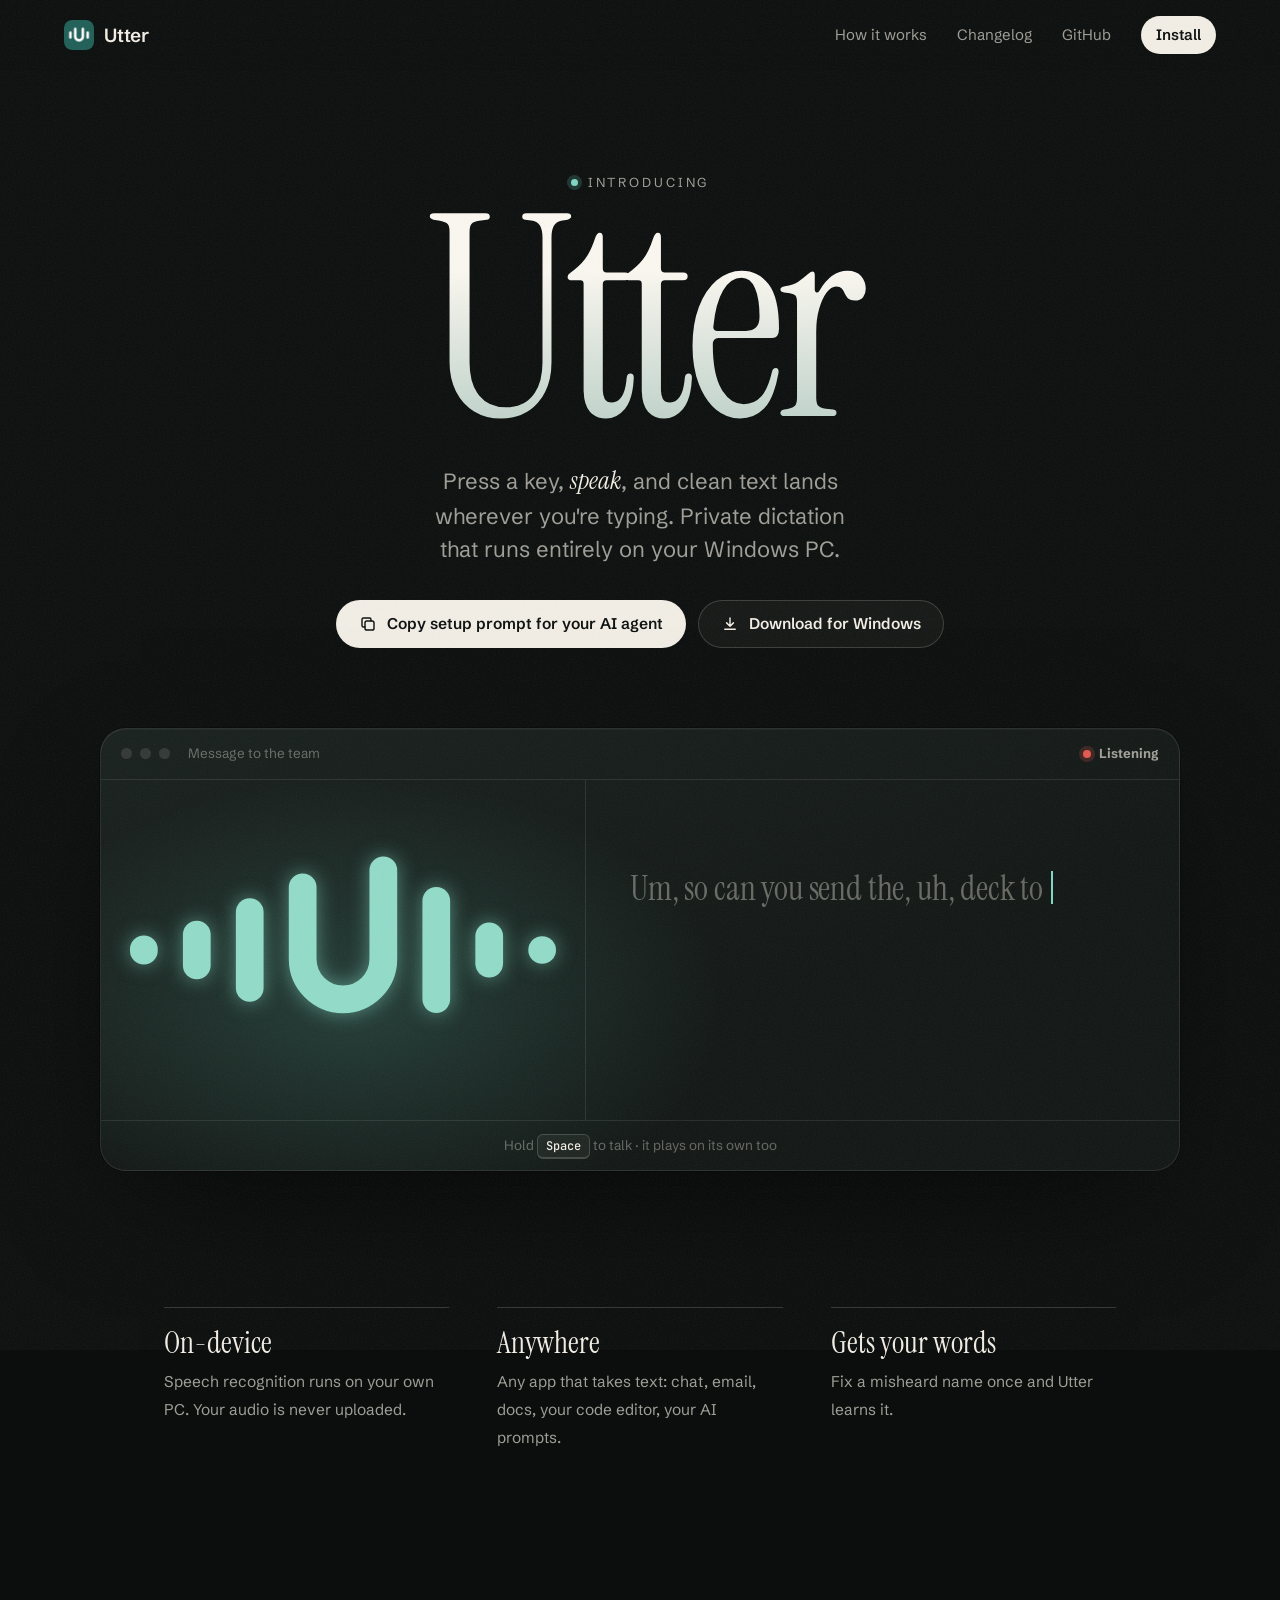
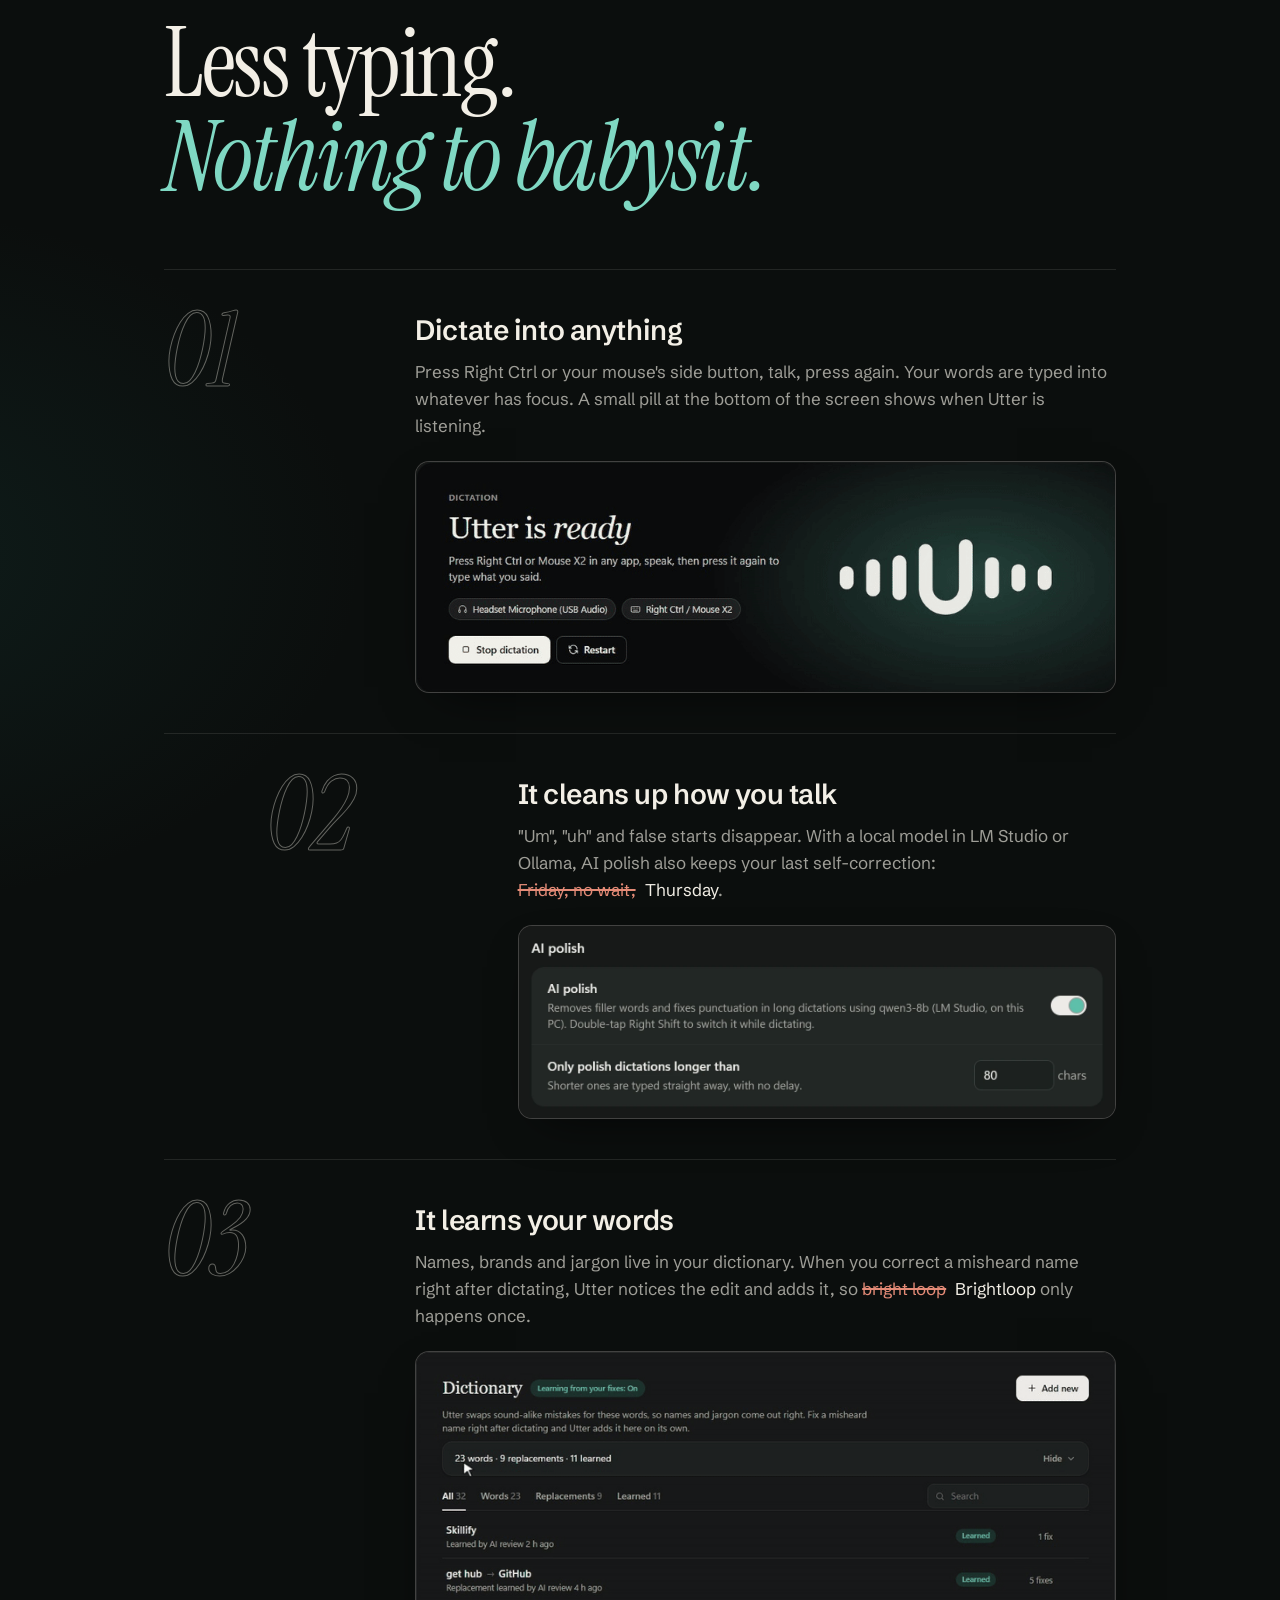
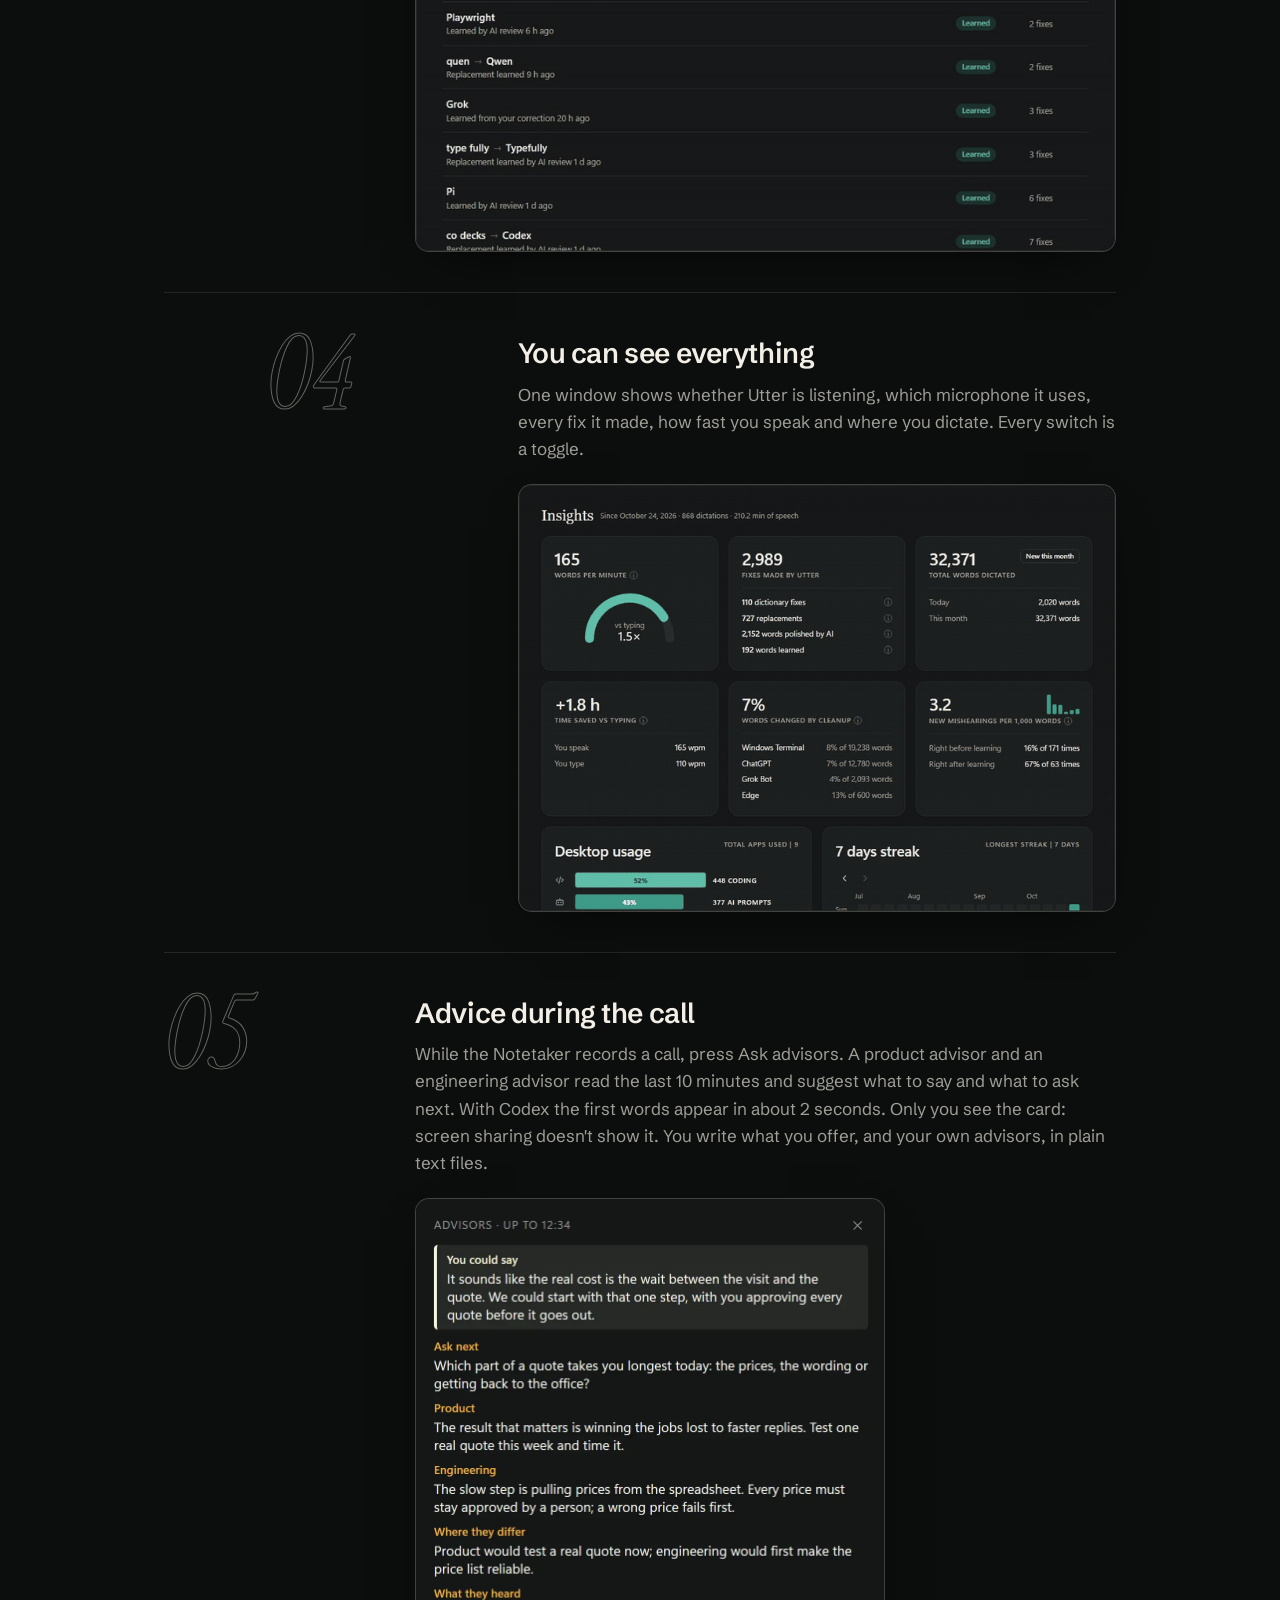
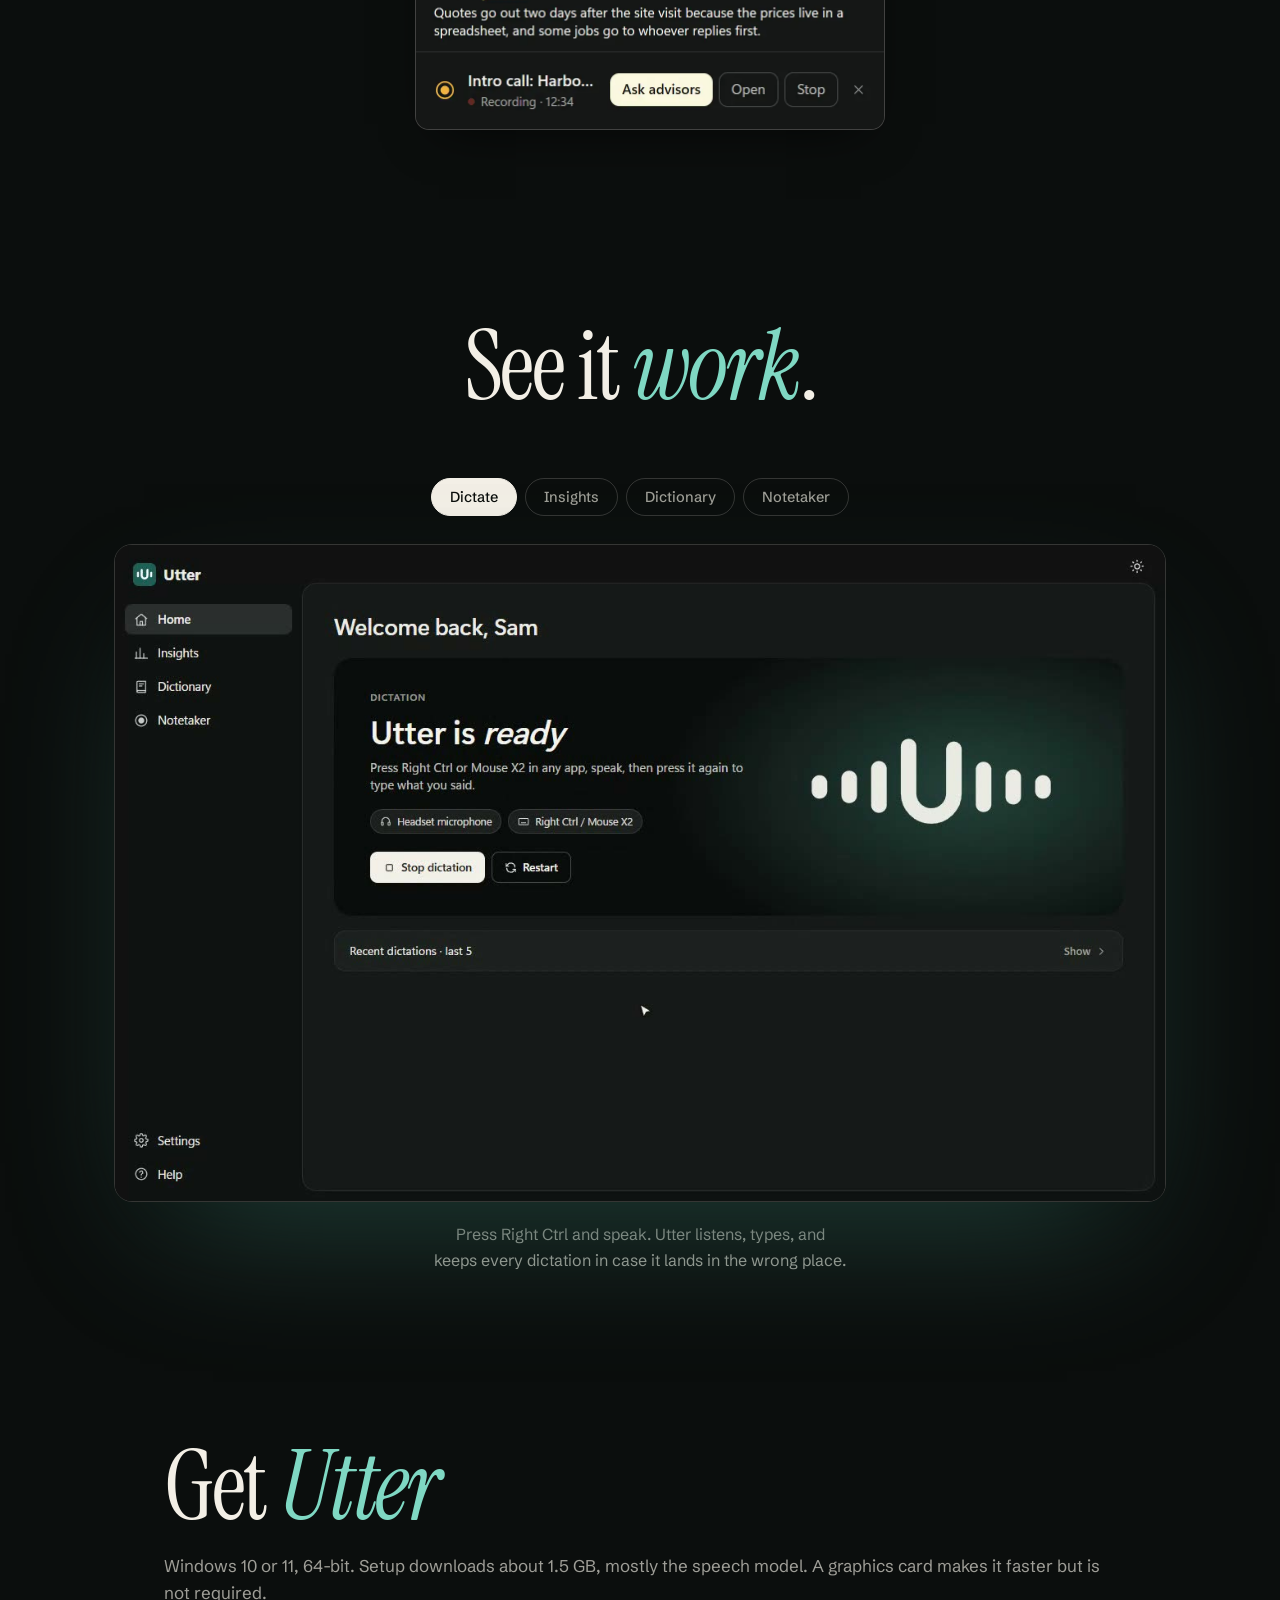
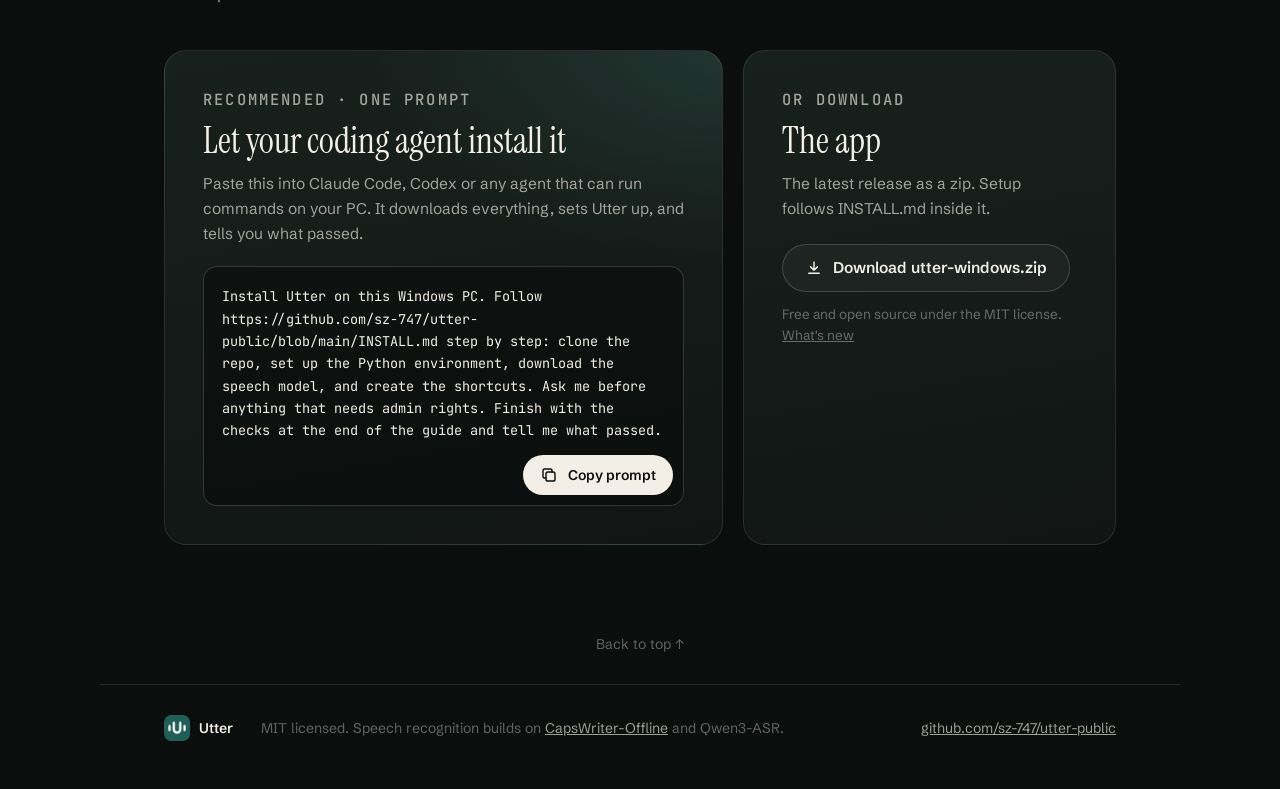
<file: site/index.html>
<!doctype html>
<html lang="en">
<head>
  <meta charset="utf-8">
  <meta name="viewport" content="width=device-width, initial-scale=1">
  <title>Utter — speak, and it types. Private dictation for Windows.</title>
  <meta name="description" content="Utter is private, on-device dictation for Windows. Press a key, speak, and clean text lands wherever you are typing. Your voice never leaves your PC.">
  <meta property="og:title" content="Introducing Utter">
  <meta property="og:description" content="Private, on-device dictation for Windows. Press a key, speak, and clean text lands wherever you are typing.">
  <meta property="og:image" content="https://sz-747.github.io/utter-public/assets/home.png">
  <meta name="theme-color" content="#0b0e0d">
  <link rel="icon" href="assets/utter.png">
  <link rel="preconnect" href="https://fonts.googleapis.com">
  <link rel="preconnect" href="https://fonts.gstatic.com" crossorigin>
  <link href="https://fonts.googleapis.com/css2?family=Instrument+Serif:ital@0;1&family=JetBrains+Mono:wght@400;500&family=Schibsted+Grotesk:wght@400;500;600&display=swap" rel="stylesheet">
  <link rel="stylesheet" href="style.css">
</head>
<body id="top">
  <div class="grain" aria-hidden="true"></div>

  <header class="nav">
    <a class="brand" href="#top" aria-label="Utter home">
      <img src="assets/utter.png" alt="" width="30" height="30">
      <span>Utter</span>
    </a>
    <nav class="nav-links">
      <a href="#how">How it works</a>
      <a href="changelog.html">Changelog</a>
      <a href="https://github.com/sz-747/utter-public">GitHub</a>
      <a class="nav-cta" href="#install">Install</a>
    </nav>
  </header>

  <main>
    <!-- Hero -->
    <section class="hero">
      <p class="eyebrow reveal" style="--d: 0">
        <span class="eyebrow-dot"></span> Introducing
      </p>
      <h1 class="hero-title reveal" style="--d: 1">Utter</h1>
      <p class="hero-lede reveal" style="--d: 2">
        Press a key, <em>speak</em>, and clean text lands wherever you're typing.
        Private dictation that runs entirely on your Windows PC.
      </p>
      <div class="hero-actions reveal" style="--d: 3">
        <button class="btn btn-primary" type="button" data-copy="prompt">
          <svg viewBox="0 0 24 24" aria-hidden="true"><rect x="8" y="8" width="12" height="12" rx="2.5"/><path d="M16 8V6a2 2 0 0 0-2-2H6a2 2 0 0 0-2 2v8a2 2 0 0 0 2 2h2"/></svg>
          <span data-copy-label>Copy setup prompt for your AI agent</span>
        </button>
        <a class="btn btn-ghost" href="https://github.com/sz-747/utter-public/releases/latest/download/utter-windows.zip" download>
          <svg viewBox="0 0 24 24" aria-hidden="true"><path d="M12 4v11m0 0-4.5-4.5M12 15l4.5-4.5M5 19h14"/></svg>
          Download for Windows
        </a>
      </div>

      <!-- Live demo -->
      <div class="stage reveal" style="--d: 4" id="stage">
        <div class="stage-chrome">
          <span></span><span></span><span></span>
          <p class="stage-title">Message to the team</p>
          <p class="stage-state" id="stage-state"><i></i><b>Ready</b></p>
        </div>
        <div class="stage-body">
          <div class="stage-wave"><canvas id="wave" aria-hidden="true"></canvas></div>
          <div class="stage-doc">
            <p class="doc-text" id="doc-text" aria-live="polite"></p>
            <ul class="doc-fixes" id="doc-fixes" aria-label="What Utter fixed"></ul>
          </div>
        </div>
        <p class="stage-hint">
          <span class="hint-desktop">Hold <kbd>Space</kbd> to talk</span>
          <span class="hint-touch">Press and hold the wave to talk</span>
          <span class="hint-sep">·</span> it plays on its own too
        </p>
      </div>
    </section>

    <!-- Promise strip -->
    <section class="promise" aria-label="Highlights">
      <div><strong>On-device</strong><span>Speech recognition runs on your own PC. Your audio is never uploaded.</span></div>
      <div><strong>Anywhere</strong><span>Any app that takes text: chat, email, docs, your code editor, your AI prompts.</span></div>
      <div><strong>Gets your words</strong><span>Fix a misheard name once and Utter learns it.</span></div>
    </section>

    <!-- How it works -->
    <section class="how" id="how">
      <h2 class="section-title">Less typing.<br><em>Nothing to babysit.</em></h2>

      <article class="feature">
        <span class="feature-num">01</span>
        <div>
          <h3>Dictate into anything</h3>
          <p>Press Right Ctrl or your mouse's side button, talk, press again. Your words are typed into whatever has focus. A small pill at the bottom of the screen shows when Utter is listening.</p>
          <figure class="feature-shot">
            <img src="assets/features/01-dictate.gif" width="900" height="296" loading="lazy" alt="Utter's dictation banner going from ready to listening and back, with the microphone and shortcut shown">
          </figure>
        </div>
      </article>

      <article class="feature">
        <span class="feature-num">02</span>
        <div>
          <h3>It cleans up how you talk</h3>
          <p>"Um", "uh" and false starts disappear. With a local model in LM Studio or Ollama, AI polish also keeps your last self-correction: <span class="inline-demo"><s>Friday, no wait,</s> Thursday</span>.</p>
          <figure class="feature-shot">
            <img src="assets/features/02-polish.webp" width="668" height="215" loading="lazy" alt="Utter's AI polish setting: removes filler words and fixes punctuation with a model in LM Studio on this PC">
          </figure>
        </div>
      </article>

      <article class="feature">
        <span class="feature-num">03</span>
        <div>
          <h3>It learns your words</h3>
          <p>Names, brands and jargon live in your dictionary. When you correct a misheard name right after dictating, Utter notices the edit and adds it, so <span class="inline-demo"><s>bright loop</s> Brightloop</span> only happens once.</p>
          <figure class="feature-shot">
            <img src="assets/features/03-dictionary.gif" width="800" height="571" loading="lazy" alt="Utter's Dictionary: words learned by AI review, then a new word added by hand and highlighted in the list">
          </figure>
        </div>
      </article>

      <article class="feature">
        <span class="feature-num">04</span>
        <div>
          <h3>You can see everything</h3>
          <p>One window shows whether Utter is listening, which microphone it uses, every fix it made, how fast you speak and where you dictate. Every switch is a toggle.</p>
          <figure class="feature-shot">
            <img src="assets/features/04-insights.gif" width="760" height="542" loading="lazy" alt="Utter's Insights scrolling: speaking speed against typing, fixes made, time saved, mishearings caught, usage by app and a streak calendar">
          </figure>
        </div>
      </article>

      <article class="feature">
        <span class="feature-num">05</span>
        <div>
          <h3>Advice during the call</h3>
          <p>While the Notetaker records a call, press Ask advisors. A product advisor and an engineering advisor read the last 10 minutes and suggest what to say and what to ask next. With Codex the first words appear in about 2 seconds. Only you see the card: screen sharing doesn't show it. You write what you offer, and your own advisors, in plain text files.</p>
          <figure class="feature-shot narrow">
            <img src="assets/features/05-advisors.webp" width="470" height="532" loading="lazy" alt="Utter's call popup during a recording: an Advisors card with what you could say, what to ask next, the product and engineering reads, where they differ and what they heard, above the Ask advisors, Open and Stop buttons">
          </figure>
        </div>
      </article>
    </section>

    <!-- A tour of the window: one clip at a time, each plays through, then the next -->
    <section class="showcase" id="tour" aria-label="A tour of the Utter window">
      <h2 class="section-title">See it <em>work</em>.</h2>
      <div class="tour-tabs" role="tablist" aria-label="Parts of the Utter window">
        <button class="tour-tab active" role="tab" aria-selected="true" data-clip="dictate" data-caption="Press Right Ctrl and speak. Utter listens, types, and keeps every dictation in case it lands in the wrong place.">Dictate</button>
        <button class="tour-tab" role="tab" aria-selected="false" data-clip="insights" data-caption="This month at a glance: words, speaking speed, time saved over typing, and what Utter corrected for you.">Insights</button>
        <button class="tour-tab" role="tab" aria-selected="false" data-clip="dictionary" data-caption="Names you correct are learned on their own. Search every word, or add one yourself.">Dictionary</button>
        <button class="tour-tab" role="tab" aria-selected="false" data-clip="notetaker" data-caption="Today's meetings beside your notes: the summary, next steps and full transcript of each call.">Notetaker</button>
      </div>
      <figure class="frame" id="frame">
        <video id="tour-video" muted playsinline preload="metadata" width="1280" height="800" poster="assets/tour/dictate.jpg" src="assets/tour/dictate.mp4" aria-label="The Utter window in use, recorded with sample data"></video>
      </figure>
      <figcaption id="tour-caption" aria-live="polite">Press Right Ctrl and speak. Utter listens, types, and keeps every dictation in case it lands in the wrong place.</figcaption>
    </section>

    <!-- Install -->
    <section class="install" id="install">
      <h2 class="section-title">Get <em>Utter</em></h2>
      <p class="install-lede">Windows 10 or 11, 64-bit. Setup downloads about 1.5&nbsp;GB, mostly the speech model. A graphics card makes it faster but is not required.</p>

      <div class="install-grid">
        <div class="card card-agent">
          <p class="card-kicker">Recommended · one prompt</p>
          <h3>Let your coding agent install it</h3>
          <p>Paste this into Claude Code, Codex or any agent that can run commands on your PC. It downloads everything, sets Utter up, and tells you what passed.</p>
          <div class="prompt">
            <pre id="prompt-text">Install Utter on this Windows PC. Follow https://github.com/sz-747/utter-public/blob/main/INSTALL.md step by step: clone the repo, set up the Python environment, download the speech model, and create the shortcuts. Ask me before anything that needs admin rights. Finish with the checks at the end of the guide and tell me what passed.</pre>
            <button class="btn btn-copy" type="button" data-copy="prompt">
              <svg viewBox="0 0 24 24" aria-hidden="true"><rect x="8" y="8" width="12" height="12" rx="2.5"/><path d="M16 8V6a2 2 0 0 0-2-2H6a2 2 0 0 0-2 2v8a2 2 0 0 0 2 2h2"/></svg>
              <span data-copy-label>Copy prompt</span>
            </button>
          </div>
        </div>

        <div class="card card-download">
          <p class="card-kicker">Or download</p>
          <h3>The app</h3>
          <p>The latest release as a zip. Setup follows INSTALL.md inside it.</p>
          <a class="btn btn-ghost" href="https://github.com/sz-747/utter-public/releases/latest/download/utter-windows.zip" download>
            <svg viewBox="0 0 24 24" aria-hidden="true"><path d="M12 4v11m0 0-4.5-4.5M12 15l4.5-4.5M5 19h14"/></svg>
            Download utter-windows.zip
          </a>
          <p class="card-note">Free and open source under the MIT license. <a href="changelog.html">What's new</a></p>
        </div>
      </div>
    </section>

    <p class="to-top"><a href="#top">Back to top <span aria-hidden="true">↑</span></a></p>
  </main>

  <footer class="footer">
    <div class="footer-brand">
      <img src="assets/utter.png" alt="" width="26" height="26">
      <span>Utter</span>
    </div>
    <p>MIT licensed. Speech recognition builds on <a href="https://github.com/HaujetZhao/CapsWriter-Offline">CapsWriter-Offline</a> and Qwen3-ASR.</p>
    <a href="https://github.com/sz-747/utter-public">github.com/sz-747/utter-public</a>
  </footer>

  <script src="main.js"></script>
</body>
</html>
</file>
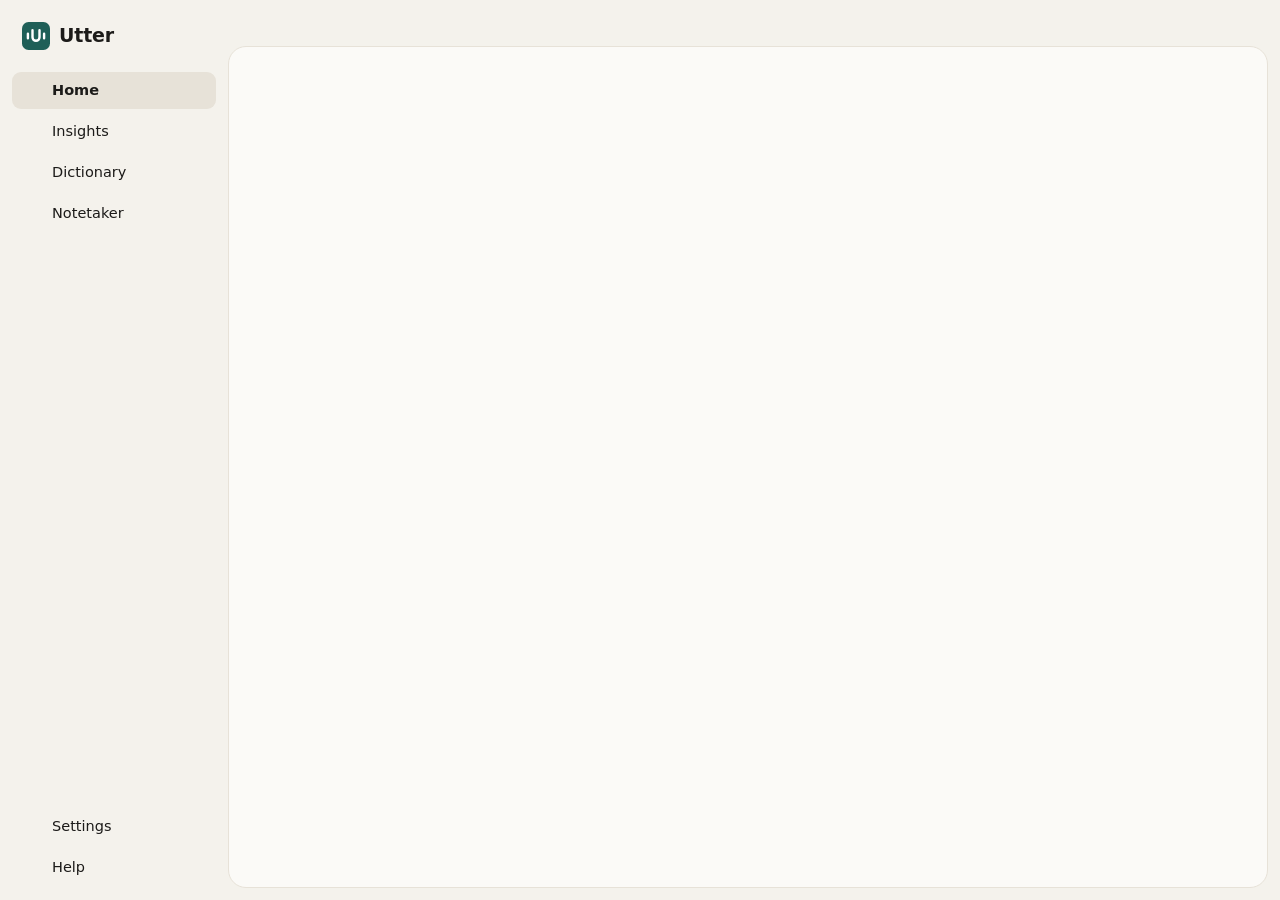
<file: utter/web/index.html>
<!doctype html>
<html lang="en" data-theme="light">
<head>
  <meta charset="utf-8">
  <meta name="viewport" content="width=device-width, initial-scale=1">
  <title>Utter</title>
  <link rel="stylesheet" href="app.css">
</head>
<body>
  <div class="app">
    <aside class="sidebar">
      <div class="brand">
        <!-- Same geometry as assets/utter.ico (assets/make_icon.py) -->
        <svg class="brand-logo" viewBox="0 0 64 64" aria-hidden="true">
          <rect width="64" height="64" rx="15" fill="#1F5F57"/>
          <g stroke="#fff" stroke-width="5.5" stroke-linecap="round" fill="none">
            <path d="M13.5 27v10M50.5 27v10"/><path d="M24 19v16a8 8 0 0 0 16 0V19"/>
          </g>
        </svg>
        Utter
      </div>
      <button class="nav-item active" data-page="home"><svg data-icon="home"></svg>Home</button>
      <button class="nav-item" data-page="insights"><svg data-icon="chart"></svg>Insights</button>
      <button class="nav-item" data-page="dictionary"><svg data-icon="book"></svg>Dictionary</button>
      <button class="nav-item" data-page="notetaker"><svg data-icon="record"></svg>Notetaker<span class="nav-rec" id="nav-rec" hidden></span></button>

      <div class="nav-spacer"></div>
      <button class="nav-item" data-action="settings"><svg data-icon="gear"></svg>Settings</button>
      <button class="nav-item" data-action="help"><svg data-icon="help"></svg>Help</button>
    </aside>

    <div class="main">
      <div class="topbar">
        <button class="icon-btn" id="theme-toggle" title="Switch light or dark"><svg data-icon="moon"></svg></button>
      </div>
      <div class="panel" id="panel"><div class="page" id="page"></div></div>
    </div>
  </div>

  <div class="backdrop" id="backdrop"></div>
  <div class="popover" id="popover" hidden></div>
  <div class="toast" id="toast"><span id="toast-text"></span><button id="toast-action"></button></div>

  <script src="icons.js"></script>
  <script src="app.js"></script>
  <script src="notetaker.js"></script>
</body>
</html>
</file>
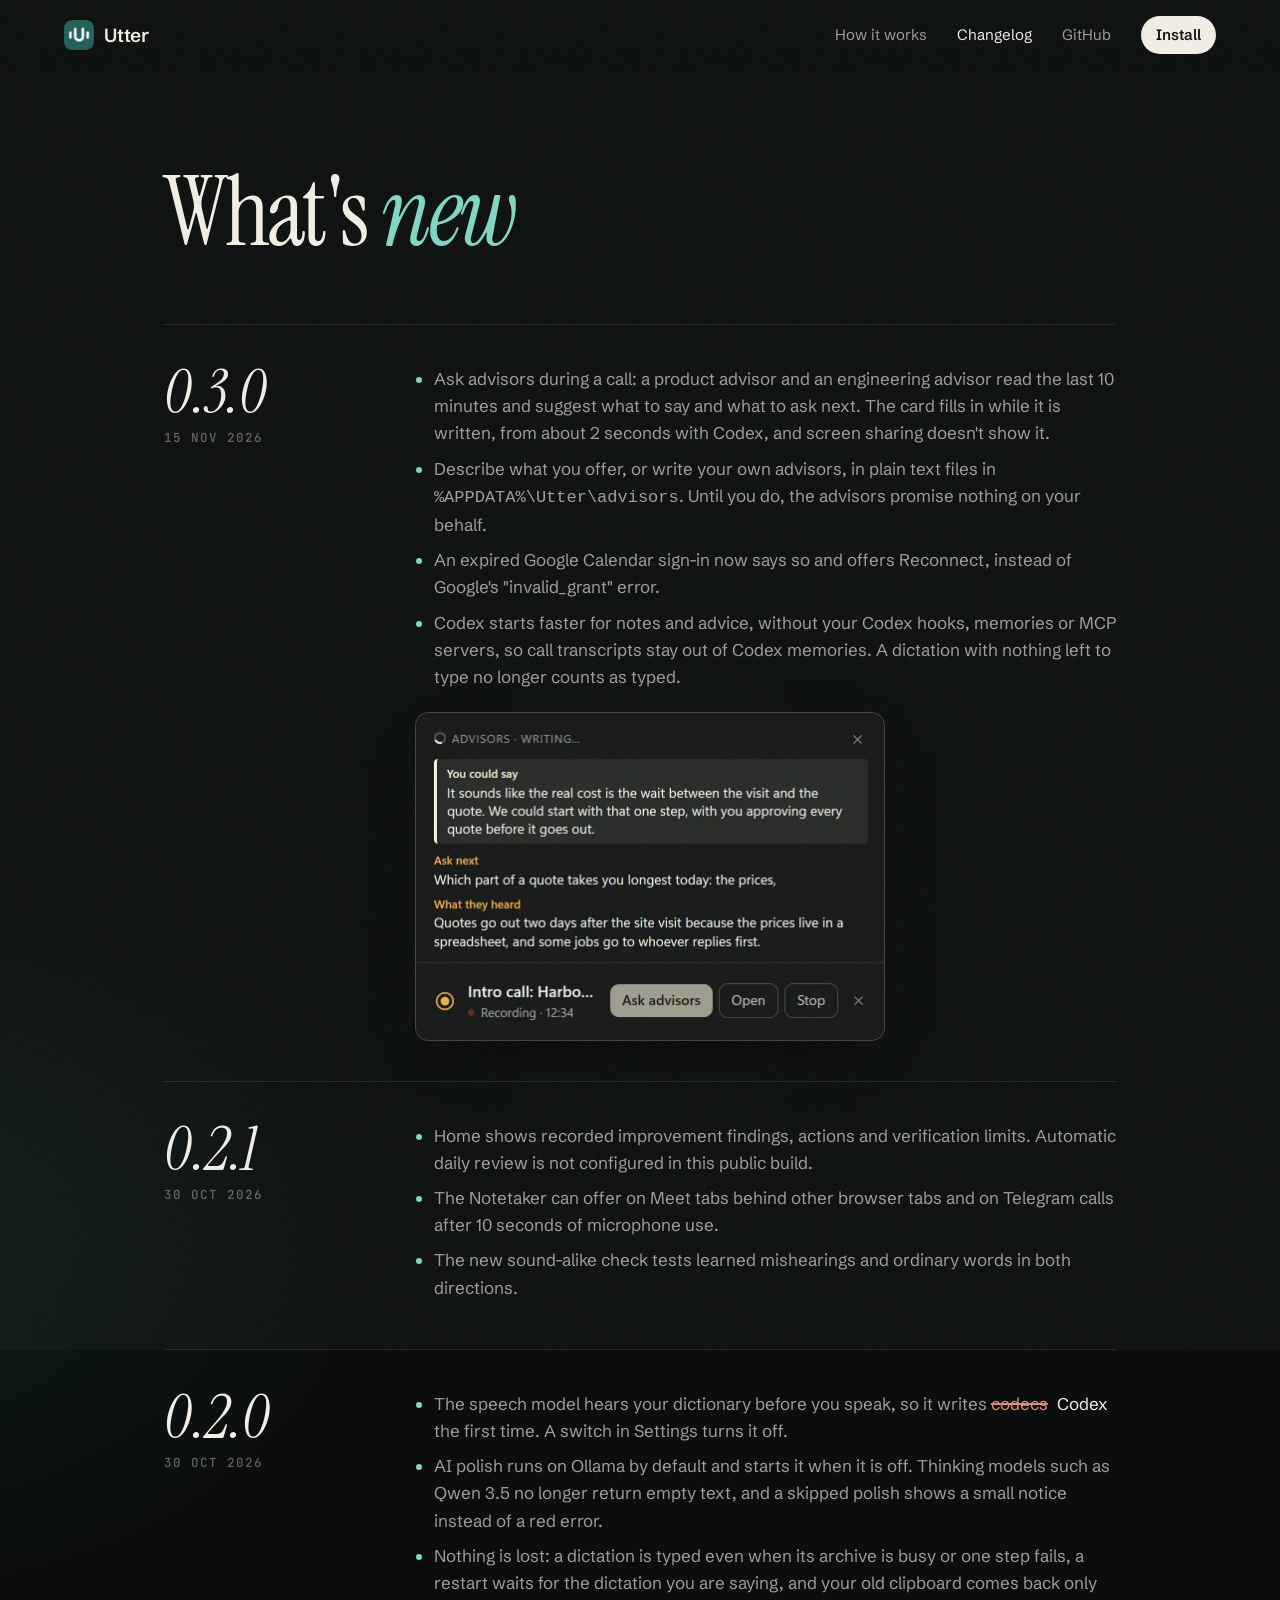
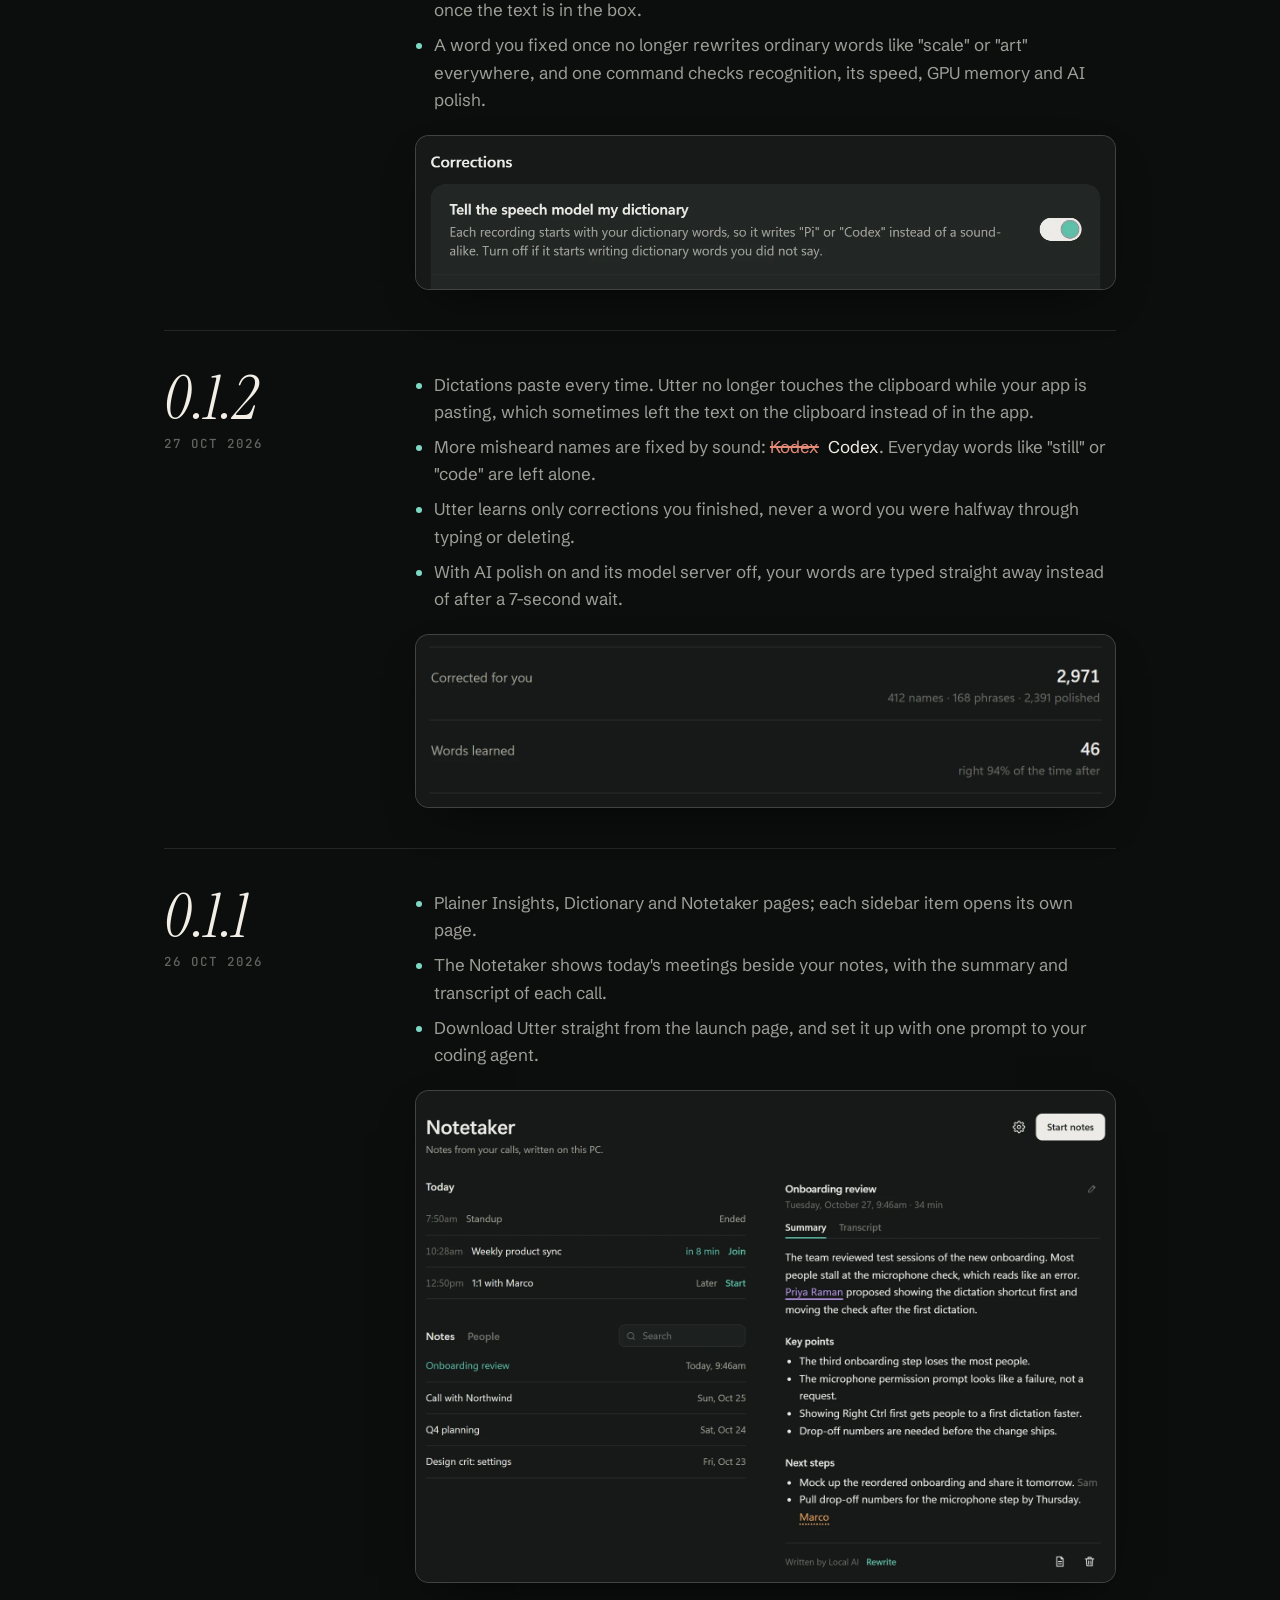
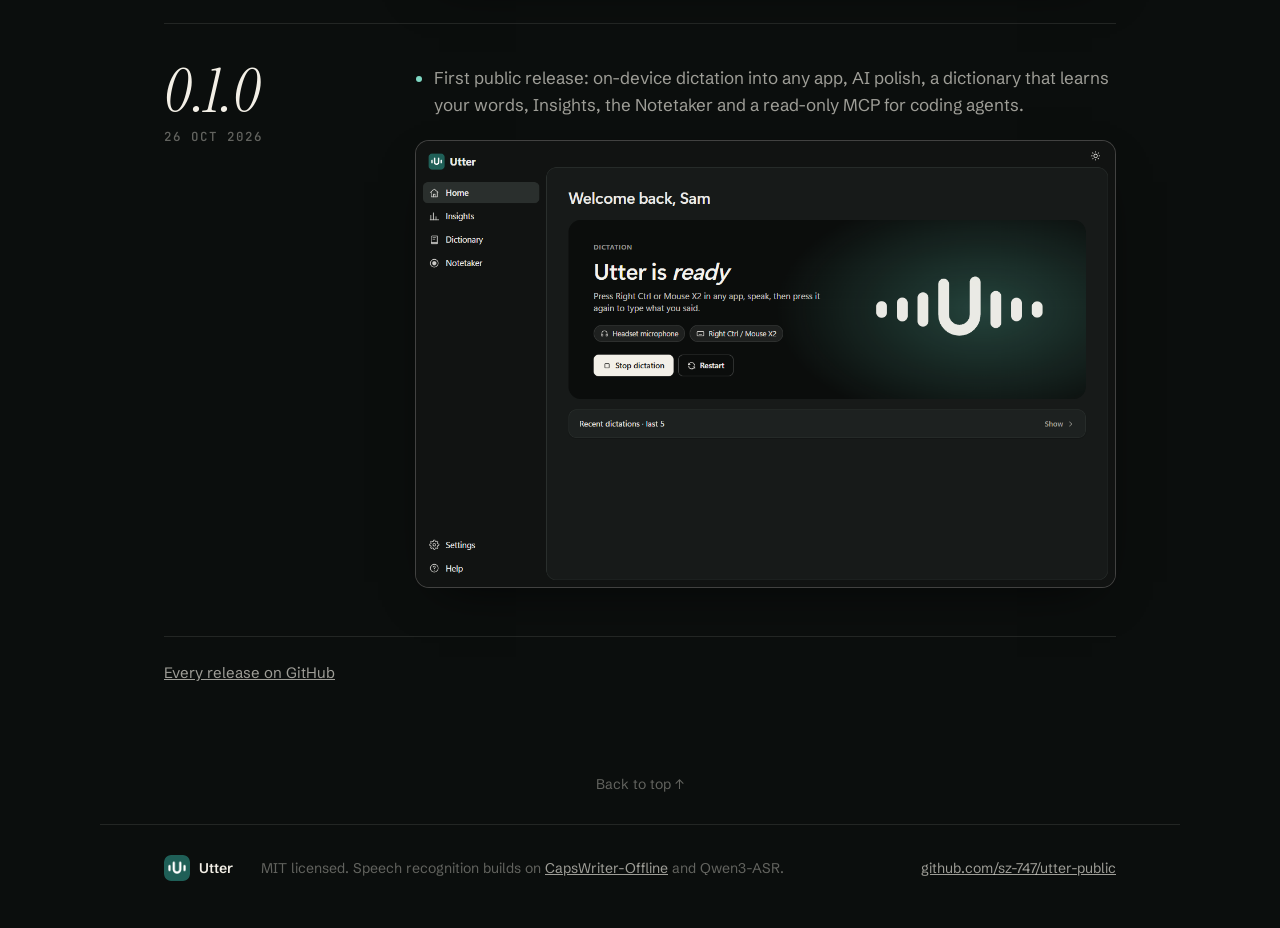
<file: site/changelog.html>
<!doctype html>
<html lang="en">
<head>
  <meta charset="utf-8">
  <meta name="viewport" content="width=device-width, initial-scale=1">
  <title>What's new in Utter</title>
  <meta name="description" content="Every Utter release: what changed, in a few plain points, with the part of the app it changed.">
  <meta property="og:title" content="What's new in Utter">
  <meta property="og:description" content="Every Utter release: what changed, with the part of the app it changed.">
  <meta property="og:image" content="https://sz-747.github.io/utter-public/assets/home.png">
  <meta name="theme-color" content="#0b0e0d">
  <link rel="icon" href="assets/utter.png">
  <link rel="preconnect" href="https://fonts.googleapis.com">
  <link rel="preconnect" href="https://fonts.gstatic.com" crossorigin>
  <link href="https://fonts.googleapis.com/css2?family=Instrument+Serif:ital@0;1&family=JetBrains+Mono:wght@400;500&family=Schibsted+Grotesk:wght@400;500;600&display=swap" rel="stylesheet">
  <link rel="stylesheet" href="style.css">
</head>
<body id="top">
  <div class="grain" aria-hidden="true"></div>

  <header class="nav">
    <a class="brand" href="index.html" aria-label="Utter home">
      <img src="assets/utter.png" alt="" width="30" height="30">
      <span>Utter</span>
    </a>
    <nav class="nav-links">
      <a href="index.html#how">How it works</a>
      <a href="changelog.html" aria-current="page">Changelog</a>
      <a href="https://github.com/sz-747/utter-public">GitHub</a>
      <a class="nav-cta" href="index.html#install">Install</a>
    </nav>
  </header>

  <main>
    <!-- Newest first: a few plain points per release and the part of the app that changed -->
    <section class="changelog">
      <h1 class="section-title">What's <em>new</em></h1>

      <article class="release">
        <header class="release-head">
          <h2><a href="https://github.com/sz-747/utter-public/releases/tag/v0.3.0">0.3.0</a></h2>
          <time datetime="2026-11-15">15 Nov 2026</time>
        </header>
        <div class="release-body">
          <ul>
            <li>Ask advisors during a call: a product advisor and an engineering advisor read the last 10 minutes and suggest what to say and what to ask next. The card fills in while it is written, from about 2 seconds with Codex, and screen sharing doesn't show it.</li>
            <li>Describe what you offer, or write your own advisors, in plain text files in <code>%APPDATA%\Utter\advisors</code>. Until you do, the advisors promise nothing on your behalf.</li>
            <li>An expired Google Calendar sign-in now says so and offers Reconnect, instead of Google's "invalid_grant" error.</li>
            <li>Codex starts faster for notes and advice, without your Codex hooks, memories or MCP servers, so call transcripts stay out of Codex memories. A dictation with nothing left to type no longer counts as typed.</li>
          </ul>
          <figure class="release-shot narrow">
            <img src="assets/changelog/0.3.0.webp" width="470" height="328" loading="lazy" alt="Utter's call popup while the advisors are writing: You could say is filled in, Ask next is half written, above the Ask advisors button">
          </figure>
        </div>
      </article>

      <article class="release">
        <header class="release-head">
          <h2>0.2.1</h2>
          <time datetime="2026-10-30">30 Oct 2026</time>
        </header>
        <div class="release-body">
          <ul>
            <li>Home shows recorded improvement findings, actions and verification limits. Automatic daily review is not configured in this public build.</li>
            <li>The Notetaker can offer on Meet tabs behind other browser tabs and on Telegram calls after 10 seconds of microphone use.</li>
            <li>The new sound-alike check tests learned mishearings and ordinary words in both directions.</li>
          </ul>
        </div>
      </article>

      <article class="release">
        <header class="release-head">
          <h2><a href="https://github.com/sz-747/utter-public/releases/tag/v0.2.0">0.2.0</a></h2>
          <time datetime="2026-10-30">30 Oct 2026</time>
        </header>
        <div class="release-body">
          <ul>
            <li>The speech model hears your dictionary before you speak, so it writes <span class="inline-demo"><s>codecs</s> Codex</span> the first time. A switch in Settings turns it off.</li>
            <li>AI polish runs on Ollama by default and starts it when it is off. Thinking models such as Qwen 3.5 no longer return empty text, and a skipped polish shows a small notice instead of a red error.</li>
            <li>Nothing is lost: a dictation is typed even when its archive is busy or one step fails, a restart waits for the dictation you are saying, and your old clipboard comes back only once the text is in the box.</li>
            <li>A word you fixed once no longer rewrites ordinary words like "scale" or "art" everywhere, and one command checks recognition, its speed, GPU memory and AI polish.</li>
          </ul>
          <figure class="release-shot">
            <img src="assets/changelog/0.2.0.webp" width="1336" height="293" alt="Utter's Settings, Corrections: the new switch Tell the speech model my dictionary, on">
          </figure>
        </div>
      </article>

      <article class="release">
        <header class="release-head">
          <h2><a href="https://github.com/sz-747/utter-public/releases/tag/v0.1.2">0.1.2</a></h2>
          <time datetime="2026-10-27">27 Oct 2026</time>
        </header>
        <div class="release-body">
          <ul>
            <li>Dictations paste every time. Utter no longer touches the clipboard while your app is pasting, which sometimes left the text on the clipboard instead of in the app.</li>
            <li>More misheard names are fixed by sound: <span class="inline-demo"><s>Kodex</s> Codex</span>. Everyday words like "still" or "code" are left alone.</li>
            <li>Utter learns only corrections you finished, never a word you were halfway through typing or deleting.</li>
            <li>With AI polish on and its model server off, your words are typed straight away instead of after a 7-second wait.</li>
          </ul>
          <figure class="release-shot">
            <img src="assets/changelog/0.1.2.webp" width="1496" height="368" loading="lazy" alt="Utter's Insights: 2,971 words corrected for you (names, phrases and polished) and 46 words learned, right 94% of the time after">
          </figure>
        </div>
      </article>

      <article class="release">
        <header class="release-head">
          <h2><a href="https://github.com/sz-747/utter-public/releases/tag/v0.1.1">0.1.1</a></h2>
          <time datetime="2026-10-26">26 Oct 2026</time>
        </header>
        <div class="release-body">
          <ul>
            <li>Plainer Insights, Dictionary and Notetaker pages; each sidebar item opens its own page.</li>
            <li>The Notetaker shows today's meetings beside your notes, with the summary and transcript of each call.</li>
            <li>Download Utter straight from the launch page, and set it up with one prompt to your coding agent.</li>
          </ul>
          <figure class="release-shot">
            <img src="assets/changelog/0.1.1.webp" width="1600" height="1124" loading="lazy" alt="Utter's Notetaker page: today's meetings and saved notes on the left, the summary of an onboarding review on the right">
          </figure>
        </div>
      </article>

      <article class="release">
        <header class="release-head">
          <h2><a href="https://github.com/sz-747/utter-public/releases/tag/v0.1.0">0.1.0</a></h2>
          <time datetime="2026-10-26">26 Oct 2026</time>
        </header>
        <div class="release-body">
          <ul>
            <li>First public release: on-device dictation into any app, AI polish, a dictionary that learns your words, Insights, the Notetaker and a read-only MCP for coding agents.</li>
          </ul>
          <figure class="release-shot">
            <img src="assets/home.png" width="1224" height="781" loading="lazy" alt="Utter's Home page: the dictation banner and recent dictations">
          </figure>
        </div>
      </article>

      <p class="changelog-more"><a href="https://github.com/sz-747/utter-public/releases">Every release on GitHub</a></p>
    </section>

    <p class="to-top"><a href="#top">Back to top <span aria-hidden="true">↑</span></a></p>
  </main>

  <footer class="footer">
    <div class="footer-brand">
      <img src="assets/utter.png" alt="" width="26" height="26">
      <span>Utter</span>
    </div>
    <p>MIT licensed. Speech recognition builds on <a href="https://github.com/HaujetZhao/CapsWriter-Offline">CapsWriter-Offline</a> and Qwen3-ASR.</p>
    <a href="https://github.com/sz-747/utter-public">github.com/sz-747/utter-public</a>
  </footer>
</body>
</html>
</file>
<file: site/style.css>
/* Utter launch page — dark editorial: near-black green, warm cream type, one teal accent. */
:root {
  --ink: #0b0e0d;
  --ink-2: #111614;
  --ink-3: #18201d;
  --line: rgba(243, 239, 230, .1);
  --line-2: rgba(243, 239, 230, .18);
  --cream: #f3efe6;
  --cream-dim: rgba(243, 239, 230, .64);
  --cream-faint: rgba(243, 239, 230, .38);
  --teal: #7fd8c3;
  --teal-deep: #1f5f57;
  --teal-glow: rgba(95, 191, 169, .22);
  --strike: #e48b77;
  --serif: "Instrument Serif", Georgia, serif;
  --sans: "Schibsted Grotesk", "Segoe UI", sans-serif;
  --mono: "JetBrains Mono", Consolas, monospace;
  --gutter: clamp(16px, 5vw, 64px);
  color-scheme: dark;
}

* { box-sizing: border-box; }
html { scroll-behavior: smooth; }
body {
  margin: 0;
  background:
    radial-gradient(900px 520px at 78% -8%, rgba(95, 191, 169, .16), transparent 70%),
    radial-gradient(700px 500px at -10% 30%, rgba(31, 95, 87, .18), transparent 70%),
    var(--ink);
  color: var(--cream);
  font: 17px/1.6 var(--sans);
  -webkit-font-smoothing: antialiased;
  overflow-x: hidden;
}
a { color: inherit; }
img { max-width: 100%; display: block; }
em { font-family: var(--serif); font-style: italic; font-weight: 400; }

/* film grain over everything, very faint */
.grain {
  position: fixed; inset: -50%; z-index: 50; pointer-events: none; opacity: .07;
  background-image: url("data:image/svg+xml,%3Csvg xmlns='http://www.w3.org/2000/svg' width='160' height='160'%3E%3Cfilter id='n'%3E%3CfeTurbulence type='fractalNoise' baseFrequency='.85' numOctaves='3' stitchTiles='stitch'/%3E%3C/filter%3E%3Crect width='100%25' height='100%25' filter='url(%23n)'/%3E%3C/svg%3E");
  animation: grain 1.2s steps(6) infinite;
}
@keyframes grain {
  0% { transform: translate(0, 0); } 20% { transform: translate(-3%, 2%); } 40% { transform: translate(2%, -3%); }
  60% { transform: translate(-2%, -1%); } 80% { transform: translate(3%, 3%); } 100% { transform: translate(0, 0); }
}

/* ---------- nav ---------- */
.nav {
  position: sticky; top: 0; z-index: 40;
  display: flex; align-items: center; justify-content: space-between; gap: 16px;
  padding: 16px var(--gutter);
  background: linear-gradient(to bottom, rgba(11, 14, 13, .92), rgba(11, 14, 13, .6) 70%, transparent);
  backdrop-filter: blur(10px);
}
.brand { display: flex; align-items: center; gap: 10px; text-decoration: none; font-weight: 600; font-size: 19px; letter-spacing: -.01em; }
.brand img { border-radius: 8px; }
.nav-links { display: flex; align-items: center; gap: clamp(14px, 3vw, 30px); font-size: 15px; }
.nav-links a { text-decoration: none; color: var(--cream-dim); transition: color .2s; }
.nav-links a:hover { color: var(--cream); }
.nav-links .nav-cta { color: var(--ink); background: var(--cream); padding: 7px 15px; border-radius: 999px; font-weight: 600; }
.nav-links .nav-cta:hover { color: var(--ink); background: #fff; }

/* ---------- hero ---------- */
.hero { padding: clamp(40px, 8vw, 96px) var(--gutter) 40px; max-width: 1240px; margin: 0 auto; text-align: center; }
.eyebrow {
  display: inline-flex; align-items: center; gap: 10px; margin: 0 0 6px;
  font-size: 13px; letter-spacing: .22em; text-transform: uppercase; color: var(--cream-dim);
}
.eyebrow-dot { width: 7px; height: 7px; border-radius: 50%; background: var(--teal); box-shadow: 0 0 0 4px var(--teal-glow); animation: pulse 2.4s ease-in-out infinite; }
@keyframes pulse { 50% { box-shadow: 0 0 0 9px transparent; } }
.hero-title {
  margin: 0; font: 400 clamp(112px, 22vw, 290px)/.86 var(--serif); letter-spacing: -.035em;
  background: linear-gradient(180deg, #fbf8f1 30%, #b9cfc6 100%);
  -webkit-background-clip: text; background-clip: text; color: transparent;
}
.hero-lede { max-width: 620px; margin: 22px auto 0; text-wrap: balance; font-size: clamp(18px, 2.1vw, 22px); line-height: 1.5; color: var(--cream-dim); }
.hero-lede em { color: var(--cream); font-size: 1.12em; }
.hero-actions { display: flex; flex-wrap: wrap; justify-content: center; gap: 12px; margin-top: 34px; }

.btn {
  display: inline-flex; align-items: center; gap: 10px; padding: 14px 22px; border-radius: 999px;
  font: 600 15.5px/1 var(--sans); text-decoration: none; cursor: pointer; border: 1px solid transparent;
  transition: transform .2s, background .2s, border-color .2s, color .2s;
}
.btn svg { width: 18px; height: 18px; fill: none; stroke: currentColor; stroke-width: 1.9; stroke-linecap: round; stroke-linejoin: round; }
.btn:hover { transform: translateY(-1px); }
.btn:active { transform: translateY(0); }
.btn-primary { background: var(--cream); color: var(--ink); }
.btn-primary:hover { background: #fff; }
.btn-ghost { background: rgba(243, 239, 230, .04); color: var(--cream); border-color: var(--line-2); }
.btn-ghost:hover { border-color: var(--cream-faint); background: rgba(243, 239, 230, .08); }
.btn.copied { border-color: var(--teal); color: var(--teal); }
.btn-primary.copied { background: var(--teal); color: var(--ink); border-color: transparent; }

/* ---------- live demo ---------- */
.stage {
  position: relative; margin: clamp(48px, 7vw, 80px) auto 0; max-width: 1080px; text-align: left;
  border-radius: 26px; background: linear-gradient(160deg, var(--ink-3), var(--ink-2) 60%);
  border: 1px solid var(--line); overflow: hidden;
  box-shadow: 0 40px 120px -40px rgba(0, 0, 0, .9), 0 0 0 1px rgba(0, 0, 0, .4), inset 0 1px 0 rgba(255, 255, 255, .04);
}
.stage::before {
  content: ""; position: absolute; inset: 0; pointer-events: none; transition: opacity .6s;
  background: radial-gradient(520px 320px at 24% 62%, var(--teal-glow), transparent 70%);
  opacity: .55;
}
.stage.listening::before { opacity: 1; }
.stage-chrome { position: relative; display: flex; align-items: center; gap: 8px; padding: 14px 20px; border-bottom: 1px solid var(--line); }
.stage-chrome > span { width: 11px; height: 11px; border-radius: 50%; background: rgba(243, 239, 230, .12); }
.stage-title { margin: 0 0 0 10px; font-size: 13.5px; color: var(--cream-faint); }
.stage-state { margin: 0 0 0 auto; display: flex; align-items: center; gap: 8px; font-size: 13px; color: var(--cream-dim); }
.stage-state i { width: 8px; height: 8px; border-radius: 50%; background: var(--teal); }
.stage.listening .stage-state i { background: #e5584c; box-shadow: 0 0 0 4px rgba(229, 88, 76, .2); animation: blink 1s ease-in-out infinite; }
@keyframes blink { 50% { opacity: .35; } }
.stage-body { position: relative; display: grid; grid-template-columns: minmax(0, .9fr) minmax(0, 1.1fr); min-height: 340px; }
.stage-wave { position: relative; border-right: 1px solid var(--line); cursor: pointer; touch-action: none; min-height: 260px; }
.stage-wave canvas { position: absolute; inset: 0; width: 100%; height: 100%; }
.stage-doc { padding: clamp(24px, 4vw, 44px); display: flex; flex-direction: column; justify-content: center; gap: 22px; }
.doc-text { margin: 0; min-height: 3.2em; font: 400 clamp(24px, 3vw, 34px)/1.3 var(--serif); letter-spacing: -.005em; color: var(--cream); }
.doc-text .w { display: inline-block; white-space: pre; transition: color .3s, opacity .45s, max-width .55s cubic-bezier(.6, 0, .2, 1), filter .45s; max-width: 12em; vertical-align: bottom; }
.doc-text .w.heard { color: var(--cream-faint); animation: rise .35s ease-out both; }
.doc-text .w.strike { color: var(--strike); text-decoration: line-through; text-decoration-thickness: 2px; }
.doc-text .w.gone { opacity: 0; max-width: 0; filter: blur(3px); }
.doc-text .w.fixed { color: var(--teal); }
.doc-text .caret { display: inline-block; width: 2px; height: .95em; margin-left: 2px; background: var(--teal); vertical-align: -.1em; animation: blink 1s steps(2) infinite; }
@keyframes rise { from { opacity: 0; transform: translateY(6px); } }
.doc-fixes { list-style: none; margin: 0; padding: 0; display: flex; flex-wrap: wrap; gap: 8px; min-height: 34px; }
.doc-fixes li {
  font: 500 12.5px/1 var(--mono); padding: 9px 12px; border-radius: 999px; color: var(--cream-dim);
  background: rgba(243, 239, 230, .05); border: 1px solid var(--line); animation: rise .4s ease-out both;
}
.doc-fixes li b { color: var(--teal); font-weight: 500; }
.stage-hint { position: relative; margin: 0; padding: 14px 20px; border-top: 1px solid var(--line); font-size: 13.5px; color: var(--cream-faint); text-align: center; }
kbd {
  font: 500 12px var(--mono); padding: 3px 8px; border-radius: 6px; color: var(--cream);
  border: 1px solid var(--line-2); border-bottom-width: 2px; background: rgba(243, 239, 230, .05);
}
.hint-touch { display: none; }
@media (hover: none) { .hint-touch { display: inline; } .hint-desktop { display: none; } }

/* ---------- promise strip ---------- */
.promise {
  max-width: 1080px; margin: clamp(56px, 8vw, 96px) auto 0; padding: 0 var(--gutter);
  display: grid; grid-template-columns: repeat(3, 1fr); gap: clamp(20px, 4vw, 48px);
}
.promise div { border-top: 1px solid var(--line-2); padding-top: 18px; }
.promise strong { display: block; font: 400 30px/1.1 var(--serif); margin-bottom: 8px; }
.promise span { color: var(--cream-dim); font-size: 15.5px; }

/* ---------- how it works ---------- */
.how { max-width: 1080px; margin: clamp(100px, 13vw, 170px) auto 0; padding: 0 var(--gutter); }
.section-title { text-wrap: balance; margin: 0 0 clamp(36px, 6vw, 64px); font: 400 clamp(48px, 7.5vw, 96px)/.98 var(--serif); letter-spacing: -.025em; }
.section-title em { color: var(--teal); }
.feature {
  display: grid; grid-template-columns: minmax(80px, 200px) minmax(0, 1fr); gap: clamp(16px, 4vw, 56px);
  padding: clamp(26px, 4vw, 40px) 0; border-top: 1px solid var(--line);
}
.feature:nth-child(odd) { padding-left: clamp(0px, 8vw, 120px); }
.feature-num { font: italic 400 clamp(56px, 8vw, 104px)/.8 var(--serif); color: transparent; -webkit-text-stroke: 1px var(--cream-faint); }
.feature h3 { margin: 4px 0 10px; font: 600 clamp(22px, 2.6vw, 28px)/1.2 var(--sans); letter-spacing: -.015em; }
.feature p { margin: 0; color: var(--cream-dim); }
/* the part of the Utter window each feature describes, under its text */
.feature-shot { margin: 22px 0 0; }
.feature-shot img {
  width: 100%; height: auto; border-radius: 14px; border: 1px solid var(--line-2);
  background: #1b1c1c; box-shadow: 0 18px 50px -24px rgba(0, 0, 0, .8);
}
.inline-demo { color: var(--cream); white-space: nowrap; }
.inline-demo s { color: var(--strike); text-decoration-thickness: 2px; margin-right: .3em; }

/* ---------- screenshot ---------- */
.showcase { max-width: 1180px; margin: clamp(90px, 12vw, 150px) auto 0; padding: 0 var(--gutter); perspective: 1600px; }
.frame {
  margin: 0; border-radius: 18px; overflow: hidden; border: 1px solid var(--line-2);
  box-shadow: 0 60px 140px -50px rgba(95, 191, 169, .35), 0 30px 80px -30px rgba(0, 0, 0, .9);
  transform: rotateX(16deg) scale(.92); transform-origin: 50% 100%; opacity: .7;
  transition: transform 1.2s cubic-bezier(.2, .7, .1, 1), opacity 1.2s;
}
.frame.in { transform: rotateX(0) scale(1); opacity: 1; }
.frame video { display: block; width: 100%; height: auto; background: var(--ink-2); }
.showcase .section-title { text-align: center; }
.showcase figcaption { margin: 20px auto 0; max-width: 620px; min-height: 3em; text-align: center; font-size: 16px; color: var(--cream-dim); text-wrap: balance; }
.tour-tabs { display: flex; flex-wrap: wrap; justify-content: center; gap: 8px; margin: 0 0 28px; }
.tour-tab {
  position: relative; overflow: hidden; padding: 9px 18px; border-radius: 999px; cursor: pointer;
  font: 500 14.5px var(--sans); color: var(--cream-dim); background: transparent; border: 1px solid var(--line-2);
  transition: color .2s, border-color .2s, background .2s;
}
.tour-tab:hover { color: var(--cream); border-color: var(--cream-faint); }
.tour-tab.active { color: var(--ink); background: var(--cream); border-color: var(--cream); }
/* progress of the playing clip, drawn under the active tab's label */
.tour-tab.active::after { content: ""; position: absolute; left: 0; bottom: 0; height: 2px; width: calc(var(--p, 0) * 100%); background: var(--teal-deep); }

/* ---------- install ---------- */
.install { max-width: 1080px; margin: clamp(100px, 13vw, 170px) auto 0; padding: 0 var(--gutter); }
.install .section-title { margin-bottom: 18px; }
.install-lede { margin: 0 0 44px; color: var(--cream-dim); }
.install-grid { display: grid; grid-template-columns: minmax(0, 1.2fr) minmax(0, .8fr); gap: 20px; }
.card {
  border-radius: 22px; padding: clamp(24px, 3.4vw, 38px); border: 1px solid var(--line);
  background: linear-gradient(170deg, var(--ink-3), var(--ink-2));
  display: flex; flex-direction: column; gap: 12px; align-items: flex-start;
}
.card-agent { background: radial-gradient(500px 300px at 100% 0%, rgba(95, 191, 169, .14), transparent 70%), linear-gradient(170deg, var(--ink-3), var(--ink-2)); }
.card-kicker { margin: 0; font: 500 12px var(--mono); letter-spacing: .14em; text-transform: uppercase; color: var(--teal); }
.card h3 { margin: 0; font: 400 36px/1.05 var(--serif); }
.card p { margin: 0; color: var(--cream-dim); font-size: 15.5px; }
.card .btn { margin-top: 10px; }
.card-note { font-size: 13.5px !important; color: var(--cream-faint) !important; }
.prompt { position: relative; width: 100%; margin-top: 8px; border-radius: 14px; border: 1px solid var(--line-2); background: rgba(0, 0, 0, .35); }
.prompt pre {
  margin: 0; padding: 18px 18px 64px; white-space: pre-wrap; word-break: break-word;
  font: 400 13.5px/1.65 var(--mono); color: var(--cream);
}
.btn-copy { position: absolute; right: 10px; bottom: 10px; padding: 10px 16px; font-size: 14px; background: var(--cream); color: var(--ink); }
.btn-copy:hover { background: #fff; }
.btn-copy.copied { background: var(--teal); color: var(--ink); border-color: transparent; }

/* ---------- changelog (its own page, changelog.html) ---------- */
.changelog { max-width: 1080px; margin: clamp(40px, 8vw, 96px) auto 0; padding: 0 var(--gutter); }
.nav-links a[aria-current="page"] { color: var(--cream); }
.release {
  display: grid; grid-template-columns: minmax(80px, 200px) minmax(0, 1fr); gap: clamp(16px, 4vw, 56px);
  padding: clamp(26px, 4vw, 40px) 0; border-top: 1px solid var(--line);
}
.release-head h2 { margin: 0; font: italic 400 clamp(40px, 5vw, 60px)/.9 var(--serif); }
.release-head h2 a { color: var(--cream); text-decoration: none; }
.release-head h2 a:hover { color: var(--teal); }
.release-head time { display: block; margin-top: 10px; font: 500 12.5px var(--mono); letter-spacing: .08em; text-transform: uppercase; color: var(--cream-faint); }
.release-body ul { margin: 0; padding-left: 1.1em; color: var(--cream-dim); }
.release-body li { margin: 0 0 8px; }
.release-body li::marker { color: var(--teal); }
.release-shot { margin: 22px 0 0; }
.release-shot img {
  width: 100%; height: auto; border-radius: 14px; border: 1px solid var(--line-2);
  background: #1b1c1c; box-shadow: 0 18px 50px -24px rgba(0, 0, 0, .8);
}
/* A small window (the call popup) is shown at its real size, not stretched to the column. */
.feature-shot.narrow img, .release-shot.narrow img { width: min(100%, 470px); }
.changelog-more { margin: 8px 0 0; padding-top: 24px; border-top: 1px solid var(--line); font-size: 15px; }
.changelog-more a { color: var(--cream-dim); }

/* the last thing before the footer on every page */
.to-top { max-width: 1080px; margin: clamp(56px, 8vw, 88px) auto 0; padding: 0 var(--gutter); text-align: center; font-size: 14px; }
.to-top a { color: var(--cream-faint); text-decoration: none; }
.to-top a:hover { color: var(--cream); }

/* ---------- footer ---------- */
.footer {
  max-width: 1080px; margin: 28px auto 0; padding: 30px var(--gutter) 48px;
  border-top: 1px solid var(--line); display: flex; flex-wrap: wrap; align-items: center; gap: 12px 28px;
  font-size: 14px; color: var(--cream-faint);
}
.footer p { margin: 0; flex: 1; min-width: 240px; }
.footer a { color: var(--cream-dim); }
.footer-brand { display: flex; align-items: center; gap: 9px; color: var(--cream); font-weight: 600; }
.footer-brand img { border-radius: 7px; }

/* ---------- entrance ---------- */
.reveal { opacity: 0; transform: translateY(18px); animation: reveal .9s cubic-bezier(.2, .7, .1, 1) forwards; animation-delay: calc(var(--d) * 110ms + 120ms); }
@keyframes reveal { to { opacity: 1; transform: none; } }

/* ---------- small screens ---------- */
@media (max-width: 820px) {
  .nav-links a:not(.nav-cta) { display: none; }
  .stage-body { grid-template-columns: 1fr; }
  .stage-wave { border-right: 0; border-bottom: 1px solid var(--line); min-height: 200px; }
  .promise, .install-grid { grid-template-columns: 1fr; }
  .feature, .release { grid-template-columns: 1fr; gap: 6px; }
  .release-head { display: flex; align-items: baseline; gap: 14px; }
  .release-head time { margin-top: 0; }
  .feature:nth-child(odd) { padding-left: 0; }
  .stage-title { display: none; }
}

@media (prefers-reduced-motion: reduce) {
  *, *::before, *::after { animation: none !important; transition: none !important; }
  .reveal { opacity: 1; transform: none; }
  .frame { transform: none; opacity: 1; }
}
</file>
<file: utter/web/app.css>
:root {
  --bg: #f4f2ec;
  --panel: #fbfaf7;
  --card: #ffffff;
  --card-soft: #f1eee7;
  --line: #e7e2d8;
  --line-strong: #d9d3c6;
  --text: #1c1b19;
  --muted: #6f6b63;
  --faint: #a29d92;
  --accent: #1f5f57;
  --accent-2: #2f8b7c;
  --accent-3: #6fbfad;
  --accent-4: #c6e6dd;
  --accent-soft: #e4f1ec;
  --warn: #a5631b;
  --warn-soft: #fbefdc;
  --danger: #b4382c;
  --hero-bg: #141716;
  --hero-text: #f5f3ee;
  --shadow: 0 1px 2px rgba(28, 27, 25, .04), 0 8px 24px rgba(28, 27, 25, .05);
  --display: "Segoe UI Variable Display", "Segoe UI", system-ui, sans-serif;
  --serif: var(--display);
  --sans: "Segoe UI Variable Text", "Segoe UI", system-ui, sans-serif;
  --heat-0: #ece8df;
  color-scheme: light;
}

:root[data-theme="dark"] {
  --bg: #111312;
  --panel: #171a19;
  --card: #1d2120;
  --card-soft: #222725;
  --line: #2a2f2d;
  --line-strong: #363c39;
  --text: #ecebe7;
  --muted: #a3a29c;
  --faint: #6f706b;
  --accent: #5fbfa9;
  --accent-2: #3f9c88;
  --accent-3: #2c7466;
  --accent-4: #1f4b43;
  --accent-soft: #1d332e;
  --warn: #e3a35a;
  --warn-soft: #33281b;
  --danger: #e2766a;
  --hero-bg: #0b0d0c;
  --hero-text: #f5f3ee;
  --shadow: 0 1px 2px rgba(0, 0, 0, .3);
  --heat-0: #242927;
  color-scheme: dark;
}

* { box-sizing: border-box; }
html, body { height: 100%; margin: 0; }
body {
  background: var(--bg);
  color: var(--text);
  font: 14px/1.45 var(--sans);
  -webkit-font-smoothing: antialiased;
  overflow: hidden;
}
button, input { font: inherit; color: inherit; }
button { cursor: pointer; }
svg { flex: none; }
.serif { font-family: var(--display); font-weight: 600; letter-spacing: -.01em; }

/* ---------- shell ---------- */
.app { display: grid; grid-template-columns: 228px 1fr; height: 100vh; }
.sidebar { display: flex; flex-direction: column; padding: 18px 12px 14px; gap: 4px; min-height: 0; }
.brand { display: flex; align-items: center; gap: 9px; padding: 4px 10px 18px; font-weight: 650; font-size: 19px; letter-spacing: -.01em; }
.brand-logo { width: 28px; height: 28px; }
.nav-item {
  display: flex; align-items: center; gap: 11px; width: 100%;
  padding: 8px 11px; border: 0; border-radius: 9px; background: transparent;
  font-size: 14.5px; color: var(--text); text-align: left;
}
.nav-item:hover { background: color-mix(in srgb, var(--line) 60%, transparent); }
.nav-item.active { background: var(--line); font-weight: 600; }
.nav-item svg { width: 18px; height: 18px; color: var(--text); opacity: .85; }
.nav-spacer { flex: 1; }

.dot { width: 8px; height: 8px; border-radius: 50%; background: var(--faint); flex: none; }
.dot.on { background: var(--accent-2); box-shadow: 0 0 0 3px var(--accent-soft); }
.dot.rec { background: #d9443a; box-shadow: 0 0 0 3px rgba(217, 68, 58, .18); animation: pulse 1.2s infinite; }
.dot.warn { background: var(--warn); }
@keyframes pulse { 50% { opacity: .35; } }

.main { display: flex; flex-direction: column; min-width: 0; min-height: 0; padding: 12px 12px 12px 0; }
.topbar { display: flex; justify-content: flex-end; gap: 6px; height: 34px; align-items: center; padding: 0 6px 6px; }
.icon-btn {
  display: inline-grid; place-items: center; width: 32px; height: 32px; border-radius: 8px;
  border: 0; background: transparent; color: var(--text);
}
.icon-btn:hover { background: var(--line); }
.icon-btn svg { width: 18px; height: 18px; }
.panel {
  flex: 1; min-height: 0; overflow-y: auto; background: var(--panel);
  border: 1px solid var(--line); border-radius: 18px; padding: 34px 38px 40px;
}
.page { max-width: 1060px; margin: 0 auto; animation: fade .18s ease-out; }
@keyframes fade { from { opacity: 0; transform: translateY(3px); } }
h1.page-title { font: 600 28px/1.25 var(--display); letter-spacing: -.01em; margin: 0 0 22px; }
.page-head { display: flex; align-items: center; justify-content: space-between; gap: 16px; margin-bottom: 22px; }
.page-head h1 { margin: 0; }
.eyebrow { font-size: 11.5px; font-weight: 600; letter-spacing: .09em; text-transform: uppercase; color: var(--muted); }

.card { background: var(--card); border: 1px solid var(--line); border-radius: 16px; padding: 22px; box-shadow: var(--shadow); }
.card.soft { background: var(--card-soft); box-shadow: none; }
.muted { color: var(--muted); }
.faint { color: var(--faint); }
.error-box { background: var(--warn-soft); color: var(--warn); border-radius: 10px; padding: 10px 14px; margin-bottom: 16px; font-size: 13px; }

/* ---------- buttons, chips ---------- */
.btn {
  display: inline-flex; align-items: center; gap: 7px; padding: 8px 15px; border-radius: 9px;
  border: 1px solid var(--line-strong); background: var(--card); font-weight: 550; font-size: 13.5px;
}
.btn:hover { border-color: var(--faint); }
.btn svg { width: 15px; height: 15px; }
.btn.primary { background: var(--text); color: var(--panel); border-color: var(--text); }
.btn.primary:hover { opacity: .88; }
.btn:disabled { opacity: .5; cursor: default; }
.chip { display: inline-flex; align-items: center; gap: 5px; padding: 2px 9px; border-radius: 999px; font-size: 11.5px; font-weight: 600; white-space: nowrap; }
.chip.on { background: var(--accent-soft); color: var(--accent); }
.chip.off { background: var(--card-soft); color: var(--muted); }
.chip.warn { background: var(--warn-soft); color: var(--warn); }
.chip.learned { background: var(--accent-soft); color: var(--accent); }
.chip.manual { background: var(--card-soft); color: var(--muted); }

/* ---------- home: dictation banner and sections ---------- */
.hero {
  position: relative; overflow: hidden; border-radius: 22px; min-height: 300px; padding: 40px 44px;
  background: var(--hero-bg); color: var(--hero-text);
  display: grid; grid-template-columns: minmax(0, 1.1fr) minmax(0, 0.9fr); gap: 32px; align-items: center;
}
.hero::after {
  content: ""; position: absolute; inset: 0; pointer-events: none; transition: opacity .6s;
  background: radial-gradient(520px 300px at 80% 50%, rgba(95, 191, 169, .30), transparent 70%);
}
.hero.off::after { opacity: .25; }
.hero.recording::after { background: radial-gradient(560px 320px at 80% 50%, rgba(127, 216, 195, .42), transparent 70%); }
.hero-copy { position: relative; z-index: 1; min-width: 0; }
.hero .eyebrow { color: rgba(245, 243, 238, .6); display: flex; align-items: center; gap: 8px; }
.hero h2 { font-family: var(--display); font-weight: 600; font-size: 40px; line-height: 1.1; margin: 10px 0 12px; letter-spacing: -.015em; }
.hero h2 em { font-style: italic; }
.hero p { margin: 0 0 18px; color: rgba(245, 243, 238, .78); font-size: 15px; max-width: 460px; }
.hero-chips { display: flex; flex-wrap: wrap; gap: 8px; margin-bottom: 22px; }
.hero-chip {
  display: inline-flex; align-items: center; gap: 7px; padding: 5px 11px; border-radius: 999px;
  background: rgba(255, 255, 255, .08); border: 1px solid rgba(255, 255, 255, .12); color: rgba(245, 243, 238, .88); font-size: 12.5px;
}
.hero-chip svg { width: 14px; height: 14px; }
.hero-chip .warn-text { color: #f0b46a; }
.chip-spinner {
  width: 12px; height: 12px; margin: 0 4px; border-radius: 50%;
  border: 1.6px solid rgba(245, 243, 238, .25); border-top-color: rgba(245, 243, 238, .9);
  animation: spin .8s linear infinite;
}
@keyframes spin { to { transform: rotate(360deg); } }
.chip-arrive { animation: fade .3s ease-out; }
.hero-actions { display: flex; gap: 8px; flex-wrap: wrap; }
.hero-wave { position: relative; z-index: 1; height: 200px; min-width: 0; }
.hero-wave canvas { display: block; }
.btn.light { background: #f3f0e9; color: #1c1b19; border-color: transparent; }
.btn.light:hover { opacity: .9; }
.btn.ghost-dark { background: transparent; color: var(--hero-text); border-color: rgba(255, 255, 255, .25); }
.btn.ghost-dark:hover { border-color: rgba(255, 255, 255, .6); }
.strip-spacer { flex: 1; }
.recent { margin-top: 18px; }
.recent:empty { display: none; }
.unsent {
  border: 1px solid color-mix(in srgb, var(--warn) 45%, transparent); background: var(--warn-soft);
  border-radius: 14px; padding: 16px 18px; margin-bottom: 10px; display: grid; gap: 10px; justify-items: start;
}
.unsent-head { display: flex; gap: 10px; align-items: center; font-size: 13.5px; }
.unsent-text { margin: 0; font-size: 14.5px; line-height: 1.5; display: -webkit-box; -webkit-line-clamp: 3; -webkit-box-orient: vertical; overflow: hidden; }
.recent-list { border: 1px solid var(--line); border-radius: 14px; background: var(--card); margin-bottom: 10px; }
.recent-row { display: flex; gap: 14px; align-items: center; padding: 12px 16px; border-top: 1px solid var(--line); }
.recent-row:first-child { border-top: 0; }
.recent-main { flex: 1; min-width: 0; }
.recent-meta { font-size: 12px; color: var(--muted); margin-bottom: 2px; }
.recent-text { font-size: 14px; display: -webkit-box; -webkit-line-clamp: 2; -webkit-box-orient: vertical; overflow: hidden; }
.recent-row .btn { padding: 6px 12px; flex: none; }
.dict-toggle {
  width: 100%; display: flex; justify-content: space-between; align-items: center; gap: 12px;
  padding: 14px 18px; border-radius: 14px; border: 1px solid var(--line); background: var(--card);
  box-shadow: var(--shadow); font-size: 14px; color: var(--text); text-align: left; margin-bottom: 10px;
}
.dict-toggle:hover { border-color: var(--line-strong); }
.dict-toggle-action { display: inline-flex; align-items: center; gap: 6px; color: var(--muted); font-weight: 600; font-size: 13px; }
.dict-toggle-action svg { width: 15px; height: 15px; transition: transform .2s; }
.dict-toggle.open .dict-toggle-action svg { transform: rotate(90deg); }
.status-strip .btn { padding: 6px 12px; }
/* Utter improvements: what the daily review checked, found, did and verified. */
.loop { margin-top: 18px; }
.loop-card {
  container-type: inline-size; background: var(--card); border: 1px solid var(--line); border-radius: 16px;
  padding: 18px 22px 8px; box-shadow: var(--shadow); min-width: 0;
}
.loop-head { display: flex; flex-wrap: wrap; align-items: center; gap: 6px 10px; }
.loop-heading { font-family: var(--serif); font-weight: 400; font-size: 21px; letter-spacing: -.01em; margin: 0 4px 0 0; }
.loop-when { margin-left: auto; font-size: 12.5px; color: var(--muted); }
.loop-spinner { width: 10px; height: 10px; border-color: color-mix(in srgb, currentColor 30%, transparent); border-top-color: currentColor; }
.loop-summary { margin: 4px 0 0; color: var(--muted); font-size: 13.5px; max-width: 640px; overflow-wrap: anywhere; }
.loop-problem {
  display: flex; flex-wrap: wrap; align-items: center; justify-content: space-between; gap: 8px 14px;
  margin-top: 12px; padding: 9px 12px; border-radius: 10px; background: var(--warn-soft); color: var(--warn); font-size: 13px;
}
.loop-problem span { min-width: 0; overflow-wrap: anywhere; }
.loop-problem .btn { flex: none; }
.loop-rows { margin: 12px 0 0; }
.loop-row { display: grid; grid-template-columns: 112px minmax(0, 1fr); gap: 4px 16px; padding: 9px 0; border-top: 1px solid var(--line); font-size: 13.5px; }
.loop-row dt { font-size: 11.5px; font-weight: 600; letter-spacing: .08em; text-transform: uppercase; color: var(--muted); padding-top: 2px; }
.loop-row dd { margin: 0; min-width: 0; overflow-wrap: anywhere; }
.loop-history { border-top: 1px solid var(--line); }
.loop-history summary {
  display: flex; justify-content: space-between; align-items: center; gap: 12px; list-style: none;
  padding: 11px 0; cursor: pointer; color: var(--muted); font-weight: 600; font-size: 13px; border-radius: 6px;
}
.loop-history summary::-webkit-details-marker { display: none; }
.loop-history summary:hover { color: var(--text); }
.loop-toggle svg { width: 15px; height: 15px; display: block; transition: transform .2s; }
.loop-history[open] .loop-toggle svg { transform: rotate(90deg); }
.loop-card summary:focus-visible, .loop-card .btn:focus-visible { outline: 2px solid var(--accent-2); outline-offset: 2px; }
.loop-list { list-style: none; margin: 0; padding: 0 0 8px; }
.loop-item { padding: 10px 0; border-top: 1px solid var(--line); min-width: 0; }
.loop-item:first-child { border-top: 0; padding-top: 2px; }
.loop-item-head { display: flex; flex-wrap: wrap; gap: 4px 10px; font-size: 12.5px; color: var(--muted); margin-bottom: 4px; }
.loop-item-label { font-weight: 600; color: var(--text); }
.loop-item-rows { margin: 0; display: grid; gap: 2px; font-size: 13px; }
.loop-item-rows div { display: grid; grid-template-columns: 96px minmax(0, 1fr); gap: 12px; }
.loop-item-rows dt { color: var(--muted); }
.loop-item-rows dd { margin: 0; min-width: 0; overflow-wrap: anywhere; }
.loop-empty { padding: 0 0 12px; }
@container (max-width: 520px) {
  .loop-card { padding: 16px 16px 6px; }
  .loop-when { margin-left: 0; flex-basis: 100%; }
  .loop-row, .loop-item-rows div { grid-template-columns: minmax(0, 1fr); gap: 2px; }
}
@media (prefers-reduced-motion: reduce) {
  .loop-spinner { animation: none; }
  .loop-toggle svg { transition: none; }
}
.warn-text { color: var(--warn); font-weight: 600; }
button.link { border: 0; background: none; padding: 0; color: var(--accent); font-weight: 600; font-size: inherit; }
button.link:hover { text-decoration: underline; }
.empty { color: var(--muted); font-size: 13px; padding: 6px 0; }

/* ---------- insights and dictionary: one narrow column of plain rows ---------- */
#insights, #dictionary { max-width: 720px; margin: 0 auto; padding-top: 18px; }
.page-sub { color: var(--muted); margin: -16px 0 32px; }
.page-sub button.link { display: block; font-weight: 500; margin-top: 4px; }
.stat-list { border-top: 1px solid var(--line); }
.stat-row { display: grid; grid-template-columns: 1fr auto; align-items: baseline; gap: 16px; padding: 16px 2px; border-bottom: 1px solid var(--line); }
.stat-label { color: var(--muted); }
.stat-value { font: 600 19px var(--display); text-align: right; font-variant-numeric: tabular-nums; }
.stat-value small { display: block; font: 13px var(--sans); color: var(--faint); margin-top: 2px; }
.stat-value .up { color: var(--accent); font-weight: 600; }
.list-title { font: 600 15px var(--display); margin: 40px 0 14px; }
.list-title + .stat-list .stat-value { font-size: 15px; font-weight: 500; }
.month-bars { display: flex; align-items: flex-end; gap: 4px; height: 64px; }
.month-bars i { flex: 1; min-height: 2px; border-radius: 2px 2px 0 0; background: var(--line-strong); }
.month-bars i.today { background: var(--accent); }
.month-axis { display: flex; justify-content: space-between; color: var(--faint); font-size: 12.5px; margin-top: 6px; }

.dict-tools { display: flex; gap: 10px; margin-bottom: 18px; }
.search { display: flex; align-items: center; gap: 7px; border: 1px solid var(--line); background: var(--card); border-radius: 9px; padding: 6px 10px; width: 240px; }
.dict-tools .search { flex: 1; width: auto; padding: 8px 12px; }
.search input { border: 0; outline: 0; background: transparent; width: 100%; }
.search svg { width: 15px; height: 15px; color: var(--faint); }
.dict-list { border-top: 1px solid var(--line); }
.dict-list .empty { padding: 20px 2px; }
.entry { display: grid; grid-template-columns: minmax(0, 1fr) auto 30px; gap: 14px; align-items: center; padding: 12px 2px; border-bottom: 1px solid var(--line); }
.entry-text { font-size: 15px; font-weight: 500; overflow-wrap: anywhere; }
.entry-text small { display: block; font-size: 13px; font-weight: 400; color: var(--faint); }
.entry-text code { font-family: "Cascadia Mono", Consolas, monospace; font-size: 12px; }
.entry-how { font-size: 13.5px; color: var(--muted); white-space: nowrap; text-align: right; }
.entry-how .dot { display: inline-block; width: 7px; height: 7px; margin-right: 7px; vertical-align: 1px; background: var(--accent); }
.entry .icon-btn { opacity: 0; width: 30px; height: 30px; color: var(--muted); }
.entry:hover .icon-btn, .entry .icon-btn:focus { opacity: 1; }

/* ---------- modal ---------- */
.backdrop { position: fixed; inset: 0; background: rgba(20, 20, 18, .38); display: none; align-items: center; justify-content: center; z-index: 20; padding: 24px; }
.backdrop.open { display: flex; animation: fade .15s ease-out; }
.modal { background: var(--panel); border-radius: 18px; width: min(460px, 100%); box-shadow: 0 30px 80px rgba(0, 0, 0, .25); padding: 26px; border: 1px solid var(--line); }
.modal h2 { font: 600 21px var(--display); margin: 0 0 6px; }
.modal p { color: var(--muted); margin: 0 0 18px; }
.field { display: flex; flex-direction: column; gap: 6px; margin-bottom: 14px; }
.field label { font-size: 12.5px; font-weight: 600; }
.field input { border: 1px solid var(--line-strong); border-radius: 9px; padding: 9px 12px; background: var(--card); outline: none; }
.field input:focus { border-color: var(--accent-2); box-shadow: 0 0 0 3px var(--accent-soft); }
.modal-actions { display: flex; justify-content: flex-end; gap: 8px; margin-top: 8px; }
.segmented { display: inline-flex; background: var(--card-soft); padding: 3px; border-radius: 10px; margin-bottom: 18px; }
.segmented button { border: 0; background: transparent; padding: 6px 14px; border-radius: 8px; font-weight: 550; color: var(--muted); }
.segmented button.active { background: var(--card); color: var(--text); box-shadow: var(--shadow); }
.form-error { color: var(--danger); font-size: 13px; min-height: 18px; }

.settings { width: min(920px, 100%); height: min(620px, 100%); padding: 0; display: grid; grid-template-columns: 210px 1fr; overflow: hidden; }
.settings-nav { background: var(--card-soft); padding: 22px 12px 16px; display: flex; flex-direction: column; gap: 2px; border-right: 1px solid var(--line); }
.settings-nav .eyebrow { padding: 0 11px 8px; }
.settings-nav .nav-item { font-size: 14px; padding: 7px 11px; }
.settings-nav .version { margin-top: auto; padding: 0 11px; font-size: 12px; color: var(--muted); }
.settings-body { padding: 30px 34px; overflow-y: auto; position: relative; }
.settings-body h2 { font-size: 30px; margin-bottom: 18px; }
.close-btn { position: absolute; top: 16px; right: 16px; }
.group-title { font-size: 15px; font-weight: 600; margin: 22px 0 10px; }
.group-title:first-of-type { margin-top: 4px; }
.group { background: var(--card-soft); border-radius: 14px; }
.row { display: flex; justify-content: space-between; align-items: center; gap: 18px; padding: 14px 18px; border-top: 1px solid var(--line); }
.row:first-child { border-top: 0; }
.row-text { min-width: 0; }
.row-title { font-size: 14px; font-weight: 500; }
.row-desc { font-size: 12.5px; color: var(--muted); margin-top: 2px; overflow-wrap: anywhere; }
.row input[type="text"], .row input[type="number"] { border: 1px solid var(--line-strong); border-radius: 8px; padding: 6px 10px; background: var(--card); width: 180px; outline: none; }
.row input[type="number"] { width: 90px; }
.select {
  border: 1px solid var(--line-strong); border-radius: 8px; padding: 7px 10px; background: var(--card);
  color: var(--text); max-width: 260px; outline: none; font: inherit; cursor: pointer;
}
.select:focus { border-color: var(--accent-2); box-shadow: 0 0 0 3px var(--accent-soft); }
.switch { position: relative; width: 40px; height: 22px; flex: none; }
.switch input { opacity: 0; width: 0; height: 0; position: absolute; }
.switch span { position: absolute; inset: 0; border-radius: 999px; background: var(--line-strong); transition: background .15s; cursor: pointer; }
.switch span::before { content: ""; position: absolute; left: 3px; top: 3px; width: 16px; height: 16px; border-radius: 50%; background: #fff; transition: transform .15s; box-shadow: 0 1px 2px rgba(0,0,0,.2); }
.switch input:checked + span { background: var(--text); }
.switch input:checked + span::before { transform: translateX(18px); }
/* Dark mode: a green knob stands out on both the dark (off) and light (on) track. */
:root[data-theme="dark"] .switch span::before { background: var(--accent); box-shadow: 0 0 0 1px rgba(0, 0, 0, .35); }
.switch input:focus-visible + span { box-shadow: 0 0 0 3px var(--accent-soft); }
.note { font-size: 12.5px; color: var(--muted); margin: 10px 2px 0; }
.note.warn { color: var(--warn); }

/* ---------- notetaker ---------- */
.page.wide { max-width: 1060px; }
.nav-rec { width: 7px; height: 7px; border-radius: 50%; background: #d9443a; margin-left: auto; animation: pulse 1.2s infinite; }
/* Two columns: today's meetings and the notes on the left, the open note on the right. */
.nt-head { align-items: flex-start; margin-bottom: 0; padding-top: 18px; }
.nt-head .page-title { margin-bottom: 22px; }
.nt-head-actions { display: flex; align-items: center; gap: 8px; }
.nt { display: grid; grid-template-columns: minmax(0, 1fr) minmax(0, 1fr); gap: 56px; align-items: start; }
.nt-main { min-width: 0; }
.nt .list-title:first-child { margin-top: 0; }
.nt-item {
  display: flex; justify-content: space-between; align-items: baseline; gap: 14px; width: 100%;
  padding: 12px 0; border: 0; border-bottom: 1px solid var(--line); background: none; text-align: left; color: var(--text);
}
button.nt-item:hover .nt-item-title { color: var(--accent); }
.nt-item.active .nt-item-title { color: var(--accent); }
.nt-item.past { color: var(--muted); }
.nt-item-title { min-width: 0; overflow: hidden; text-overflow: ellipsis; white-space: nowrap; }
.nt-time { color: var(--faint); margin-right: 12px; font-variant-numeric: tabular-nums; }
.nt-item-side { display: inline-flex; align-items: baseline; gap: 12px; flex: none; color: var(--muted); font-size: 13.5px; }
.nt-item.next .nt-item-side { color: var(--accent); }
.nt-item-side .dot { align-self: center; margin-right: -5px; }
button.link:disabled { opacity: .45; cursor: default; text-decoration: none; }
.nt-list-head { display: flex; justify-content: space-between; align-items: center; gap: 14px; margin: 36px 0 4px; }
.nt-search { width: 180px; padding: 4px 9px; }
.text-tabs { display: flex; gap: 18px; }
.text-tabs button { border: 0; background: none; padding: 6px 0; font: 600 15px var(--display); color: var(--faint); }
.text-tabs button.active { color: var(--text); }
.chip-spinner.dark { border-color: color-mix(in srgb, var(--text) 20%, transparent); border-top-color: var(--text); margin: 0; }
.nt-live {
  position: relative; overflow: hidden; border-radius: 18px; padding: 22px 24px; margin-bottom: 18px;
  background: var(--hero-bg); color: var(--hero-text);
}
.nt-live::after { content: ""; position: absolute; inset: 0; pointer-events: none; background: radial-gradient(420px 220px at 90% 0%, rgba(95, 191, 169, .22), transparent 70%); }
.nt-live > * { position: relative; z-index: 1; }
.nt-live .eyebrow { color: rgba(245, 243, 238, .75); display: flex; align-items: center; gap: 8px; }
.nt-live-head { display: flex; justify-content: space-between; align-items: center; gap: 12px; margin-bottom: 14px; }
.nt-live-status { font-size: 12.5px; color: rgba(245, 243, 238, .65); }
.nt-live .hero-chips { margin-bottom: 14px; }
.meter { display: inline-block; width: 42px; height: 4px; border-radius: 2px; background: rgba(255, 255, 255, .14); overflow: hidden; }
.meter span { display: block; height: 100%; background: #7fd8c3; transition: width .2s; }
.live-lines { display: grid; gap: 6px; margin-bottom: 16px; min-height: 22px; }
.live-line { font-size: 14px; color: rgba(245, 243, 238, .9); }
.live-line.faint-dark { color: rgba(245, 243, 238, .5); }
.live-who { font-weight: 600; margin-right: 8px; color: #7fd8c3; }
.nt-today .empty, #nt-list .empty { padding: 12px 0; border-bottom: 1px solid var(--line); }
.nt-row-title { font-size: 15px; font-weight: 500; overflow: hidden; text-overflow: ellipsis; white-space: nowrap; }
.nt-row-sub { font-size: 12.5px; color: var(--muted); }
.avatar { display: grid; place-items: center; width: 34px; height: 34px; border-radius: 50%; flex: none; background: var(--accent-soft); color: var(--accent); font-weight: 650; font-size: 14px; }
.avatar.small { width: 26px; height: 26px; font-size: 12px; }
.avatar.plus { background: transparent; border: 1px dashed var(--line-strong); color: var(--muted); }
.avatar.plus svg { width: 14px; height: 14px; }

.nt-detail {
  position: sticky; top: 0; max-height: calc(100vh - 120px); overflow-y: auto;
  padding-right: 6px; display: flex; flex-direction: column; min-width: 0;
}
.nt-detail-head { display: flex; align-items: center; gap: 6px; }
.nt-title { font: 600 15px/1.4 var(--display); margin: 0; flex: 1; }
.nt-detail-head .icon-btn { width: 26px; height: 26px; flex: none; color: var(--faint); }
.nt-detail-head .icon-btn svg { width: 15px; height: 15px; }
.nt-rec { display: inline-flex; align-items: center; gap: 8px; color: var(--muted); font-size: 13px; }
.nt-when { color: var(--faint); font-size: 13.5px; margin: 0 0 4px; }
.nt-view-tabs { border-bottom: 1px solid var(--line); margin-bottom: 14px; }
.nt-view-tabs button { font: 500 13.5px var(--sans); padding: 8px 0; margin-bottom: -1px; }
.nt-view-tabs button.active { box-shadow: inset 0 -2px var(--accent); }
.nt-detail-body { flex: 1; }
.nt-detail-body p, .nt-detail-body li { font-size: 15px; line-height: 1.65; }
.nt-overview { margin: 0; }
.nt-detail-body h3 { font: 600 14.5px var(--display); margin: 22px 0 6px; }
.nt-detail-body ul { margin: 0; padding-left: 20px; }
.nt-banner { display: flex; align-items: center; gap: 10px; background: var(--card-soft); border-radius: 10px; padding: 10px 12px; font-size: 13px; color: var(--muted); margin-bottom: 14px; }
.nt-banner.warn { background: var(--warn-soft); color: var(--warn); }
.nt-banner-actions { display: flex; gap: 8px; flex-wrap: wrap; margin: -4px 0 18px; }
.nt-transcript { display: grid; }
.nt-line { display: grid; grid-template-columns: 70px minmax(0, 1fr); gap: 14px; padding: 8px 0; font-size: 14.5px; line-height: 1.6; }
.nt-line-meta { font-size: 13px; font-weight: 500; color: var(--muted); padding-top: 2px; }
.nt-line-meta span { display: block; color: var(--faint); font-weight: 400; font-variant-numeric: tabular-nums; }
.nt-line.me .nt-line-meta { color: var(--accent); }
.nt-detail-foot { display: flex; align-items: center; gap: 10px; border-top: 1px solid var(--line); padding-top: 10px; margin-top: 24px; font-size: 12.5px; }
@media (max-width: 980px) {
  .nt { grid-template-columns: minmax(0, 1fr); gap: 32px; }
  .nt-detail { position: static; max-height: none; overflow: visible; }
}
.nt-met { display: block; border: 0; background: none; padding: 3px 0; text-align: left; color: var(--accent); font-size: 13.5px; }
.nt-met:hover { text-decoration: underline; }
.btn.danger { background: var(--danger); border-color: var(--danger); color: #fff; }
.danger-text { color: var(--danger) !important; }
.field textarea { border: 1px solid var(--line-strong); border-radius: 9px; padding: 9px 12px; background: var(--card); outline: none; font: inherit; color: inherit; resize: vertical; }
.field textarea:focus { border-color: var(--accent-2); box-shadow: 0 0 0 3px var(--accent-soft); }

/* People in a summary: orange dotted until linked to a contact, then solid purple. */
.mention { border: 0; background: none; padding: 0; font: inherit; cursor: pointer; color: #c56a1c; text-decoration: underline dotted 1.5px; text-underline-offset: 4px; }
.mention.linked { color: #7a4fb5; text-decoration: underline solid 1.5px; }
:root[data-theme="dark"] .mention { color: #f0a35e; }
:root[data-theme="dark"] .mention.linked { color: #b996ec; }
.mention:hover { background: color-mix(in srgb, currentColor 10%, transparent); border-radius: 4px; }
.popover {
  position: fixed; z-index: 25; width: 320px; background: var(--panel); border: 1px solid var(--line);
  border-radius: 16px; box-shadow: 0 18px 50px rgba(0, 0, 0, .18); padding: 12px; animation: fade .12s ease-out;
}
.pop-title { color: var(--muted); font-size: 14px; margin: 2px 4px 8px; }
.pop-search { width: 100%; border: 1px solid var(--line); border-radius: 10px; padding: 9px 12px; background: var(--card); outline: none; font-size: 15px; margin-bottom: 6px; }
.pop-search:focus { border-color: var(--accent-2); }
.pop-item { display: flex; align-items: center; gap: 10px; width: 100%; border: 0; background: none; padding: 8px 6px; border-radius: 9px; text-align: left; font-size: 14px; }
.pop-item:hover { background: var(--card-soft); }
.pop-item svg { width: 16px; height: 16px; color: var(--muted); }
.pop-item.add { color: #7a4fb5; border-top: 1px solid var(--line); border-radius: 0 0 9px 9px; padding-top: 10px; margin-top: 4px; }
:root[data-theme="dark"] .pop-item.add { color: #b996ec; }
.pop-contact { display: flex; gap: 10px; align-items: center; padding: 4px 4px 10px; border-bottom: 1px solid var(--line); margin-bottom: 6px; }
/* ---------- connectors and MCP ---------- */
.settings-body p.lead { color: var(--muted); font-size: 14.5px; margin: -8px 0 22px; max-width: 560px; }
.btn.small { padding: 5px 11px; font-size: 12.5px; }
.connector {
  display: flex; justify-content: space-between; align-items: center; gap: 18px;
  background: var(--card-soft); border: 1px solid var(--line); border-radius: 12px; padding: 18px 22px; margin-bottom: 14px;
}
.connector-text { min-width: 0; }
.connector-name { display: flex; align-items: center; gap: 9px; font-size: 15.5px; font-weight: 500; }
.connector-desc { color: var(--muted); font-size: 14px; margin-top: 4px; overflow-wrap: anywhere; }
.connector-desc .spinner { display: inline-block; vertical-align: -2px; margin-right: 8px; }
.connector-desc code { font-family: Consolas, monospace; font-size: 12.5px; background: var(--card); padding: 1px 5px; border-radius: 5px; }
.model-line { display: flex; align-items: center; gap: 7px; margin-top: 6px; font-size: 13px; color: var(--text); }
.model-line svg { width: 15px; height: 15px; color: var(--muted); }
.model-line strong { font-weight: 600; }
.connector-actions { display: flex; align-items: center; gap: 8px; flex: none; }
.logo { width: 17px; height: 17px; flex: none; }
.connector-foot { display: flex; align-items: center; gap: 12px; padding: 10px 2px; }
.connector-foot-text { flex: 1; font-size: 14.5px; }
.logo-badge { display: inline-grid; place-items: center; width: 30px; height: 30px; border-radius: 50%; border: 1px solid var(--line); background: var(--card); }
.setup { border: 1px dashed var(--line-strong); border-radius: 12px; padding: 16px 20px; margin: -4px 0 16px; }
.setup p { margin: 0 0 6px; font-size: 13.5px; }
.steps { margin: 0; padding-left: 20px; display: grid; gap: 8px; font-size: 13.5px; }
.steps li > span { margin-right: 10px; }
.steps li .btn { vertical-align: middle; }
.steps code { font-family: Consolas, monospace; font-size: 12px; background: var(--card); padding: 1px 5px; border-radius: 5px; overflow-wrap: anywhere; }
.spinner {
  width: 13px; height: 13px; border-radius: 50%; flex: none;
  border: 1.6px solid var(--line-strong); border-top-color: var(--text); animation: spin .8s linear infinite;
}

/* ---------- toast ---------- */
.toast { position: fixed; left: 50%; bottom: 26px; transform: translateX(-50%) translateY(20px); opacity: 0; pointer-events: none;
  background: var(--text); color: var(--panel); padding: 10px 16px; border-radius: 11px; font-size: 13.5px; display: flex; gap: 14px; align-items: center; transition: all .2s; z-index: 30; }
.toast.show { opacity: 1; transform: translateX(-50%); pointer-events: auto; }
.toast button { border: 0; background: none; color: var(--accent-3); font-weight: 700; padding: 0; }
</file>
